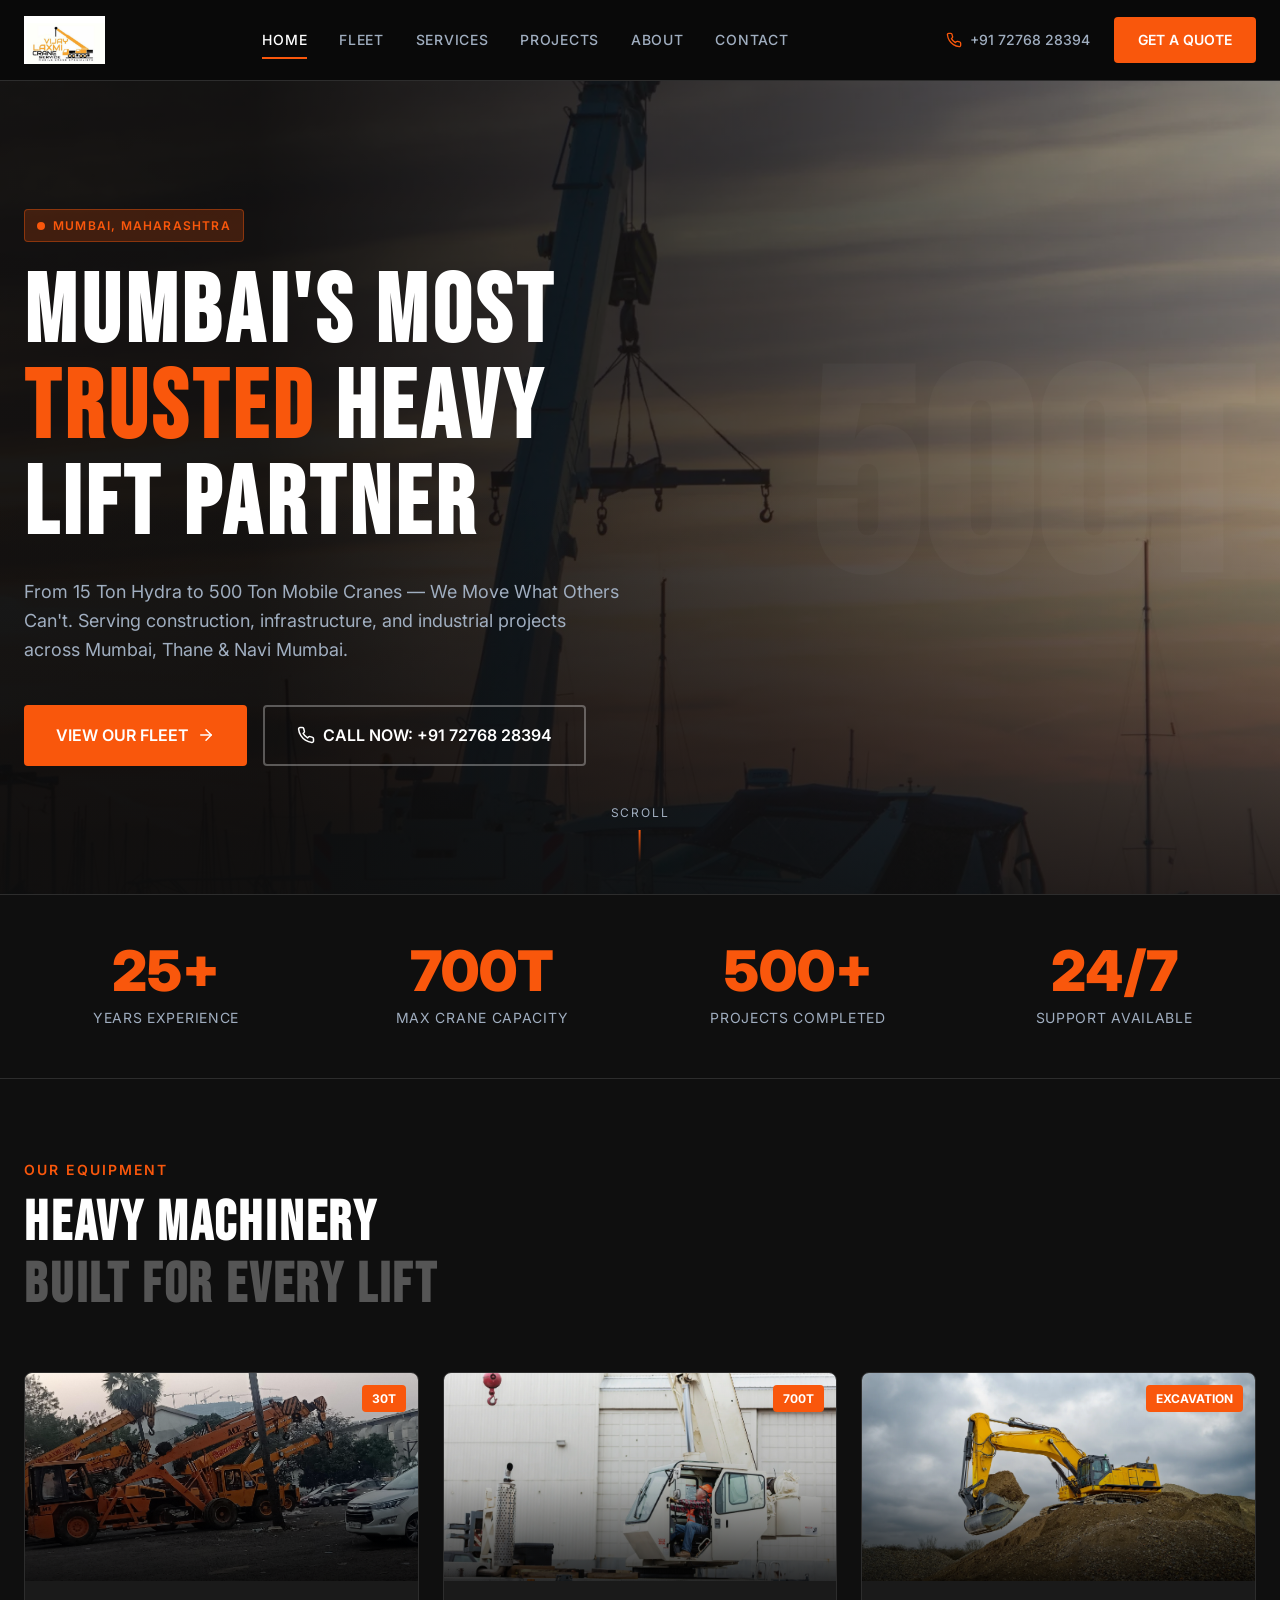
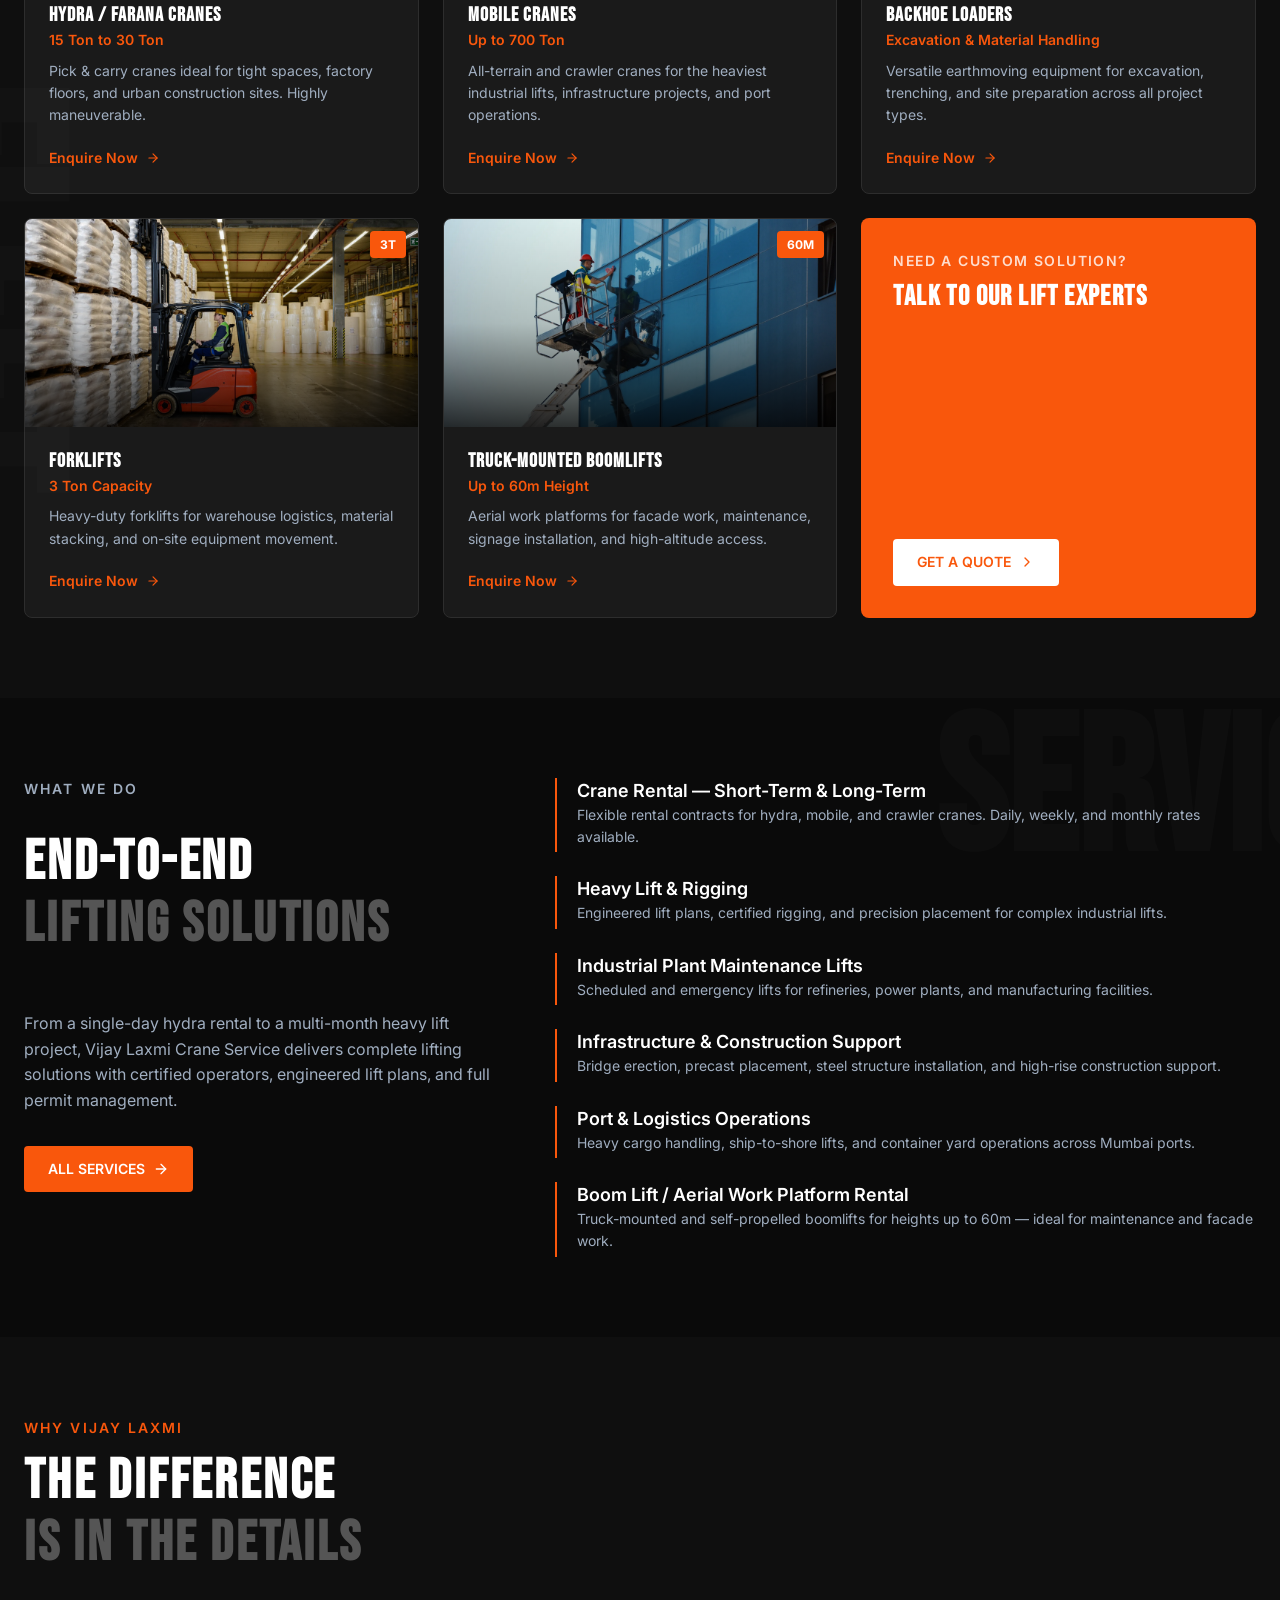
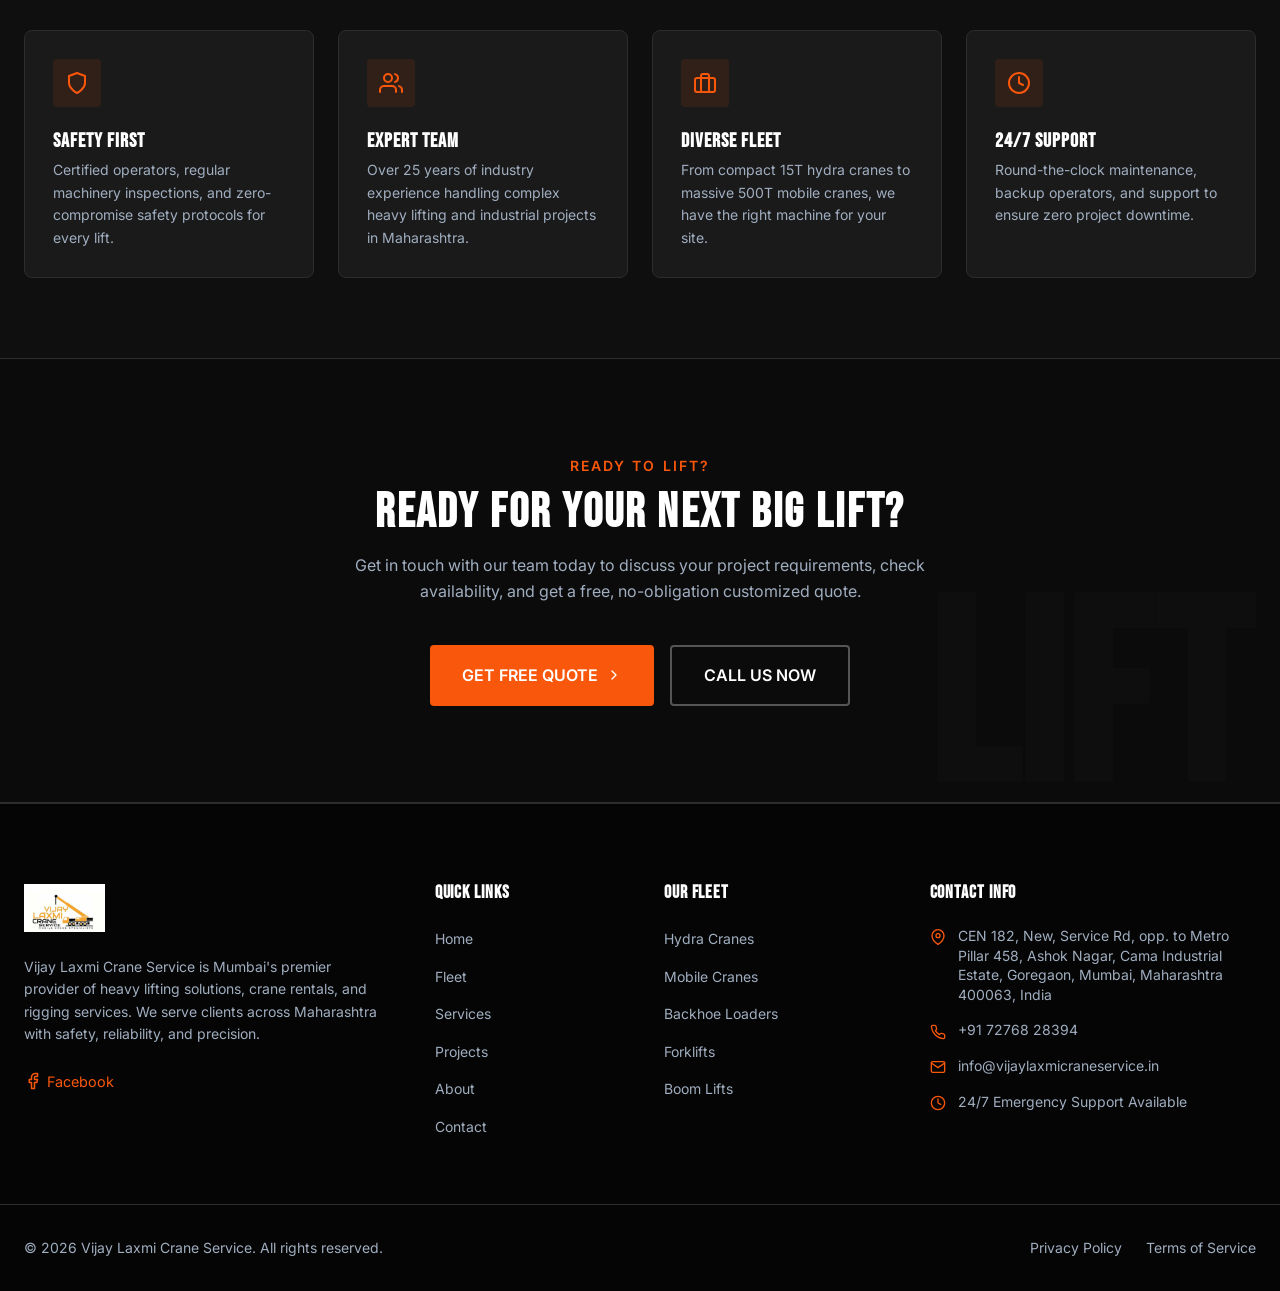
<file: index.html>
<!DOCTYPE html>
<html lang="en">
<head>
    <meta charset="UTF-8">
    <meta name="viewport" content="width=device-width, initial-scale=1.0">
    <title>Vijay Laxmi Crane Service — Heavy Lift & Crane Rental Mumbai</title>
    <meta name="description" content="Mumbai's most trusted crane rental company. Hydra cranes 15–30T, mobile cranes up to 500T, boomlifts up to 60m, forklifts & backhoe loaders. 24/7 service across Maharashtra.">
    <link rel="stylesheet" href="style.css?v=1.1">
</head>
<body>

    <!-- Header -->
    <header>
        <div class="container header-container">
            <a href="index.html" class="logo-link">
                <img src="images/horizontal.png" alt="Vijay Laxmi Crane Service Logo">
            </a>
            
            <nav class="nav-menu">
                <a href="index.html" class="nav-link active">Home</a>
                <a href="fleet.html" class="nav-link">Fleet</a>
                <a href="services.html" class="nav-link">Services</a>
                <a href="projects.html" class="nav-link">Projects</a>
                <a href="about.html" class="nav-link">About</a>
                <a href="contact.html" class="nav-link">Contact</a>
            </nav>

            <div class="header-actions">
                <a href="tel:+917276828394" class="phone-link">
                    <svg xmlns="http://www.w3.org/2000/svg" width="16" height="16" viewBox="0 0 24 24" fill="none" stroke="currentColor" stroke-width="2" stroke-linecap="round" stroke-linejoin="round">
                        <path d="M22 16.92v3a2 2 0 0 1-2.18 2 19.79 19.79 0 0 1-8.63-3.07 19.5 19.5 0 0 1-6-6 19.79 19.79 0 0 1-3.07-8.67A2 2 0 0 1 4.11 2h3a2 2 0 0 1 2 1.72 12.84 12.84 0 0 0 .7 2.81 2 2 0 0 1-.45 2.11L8.09 9.91a16 16 0 0 0 6 6l1.27-1.27a2 2 0 0 1 2.11-.45 12.84 12.84 0 0 0 2.81.7A2 2 0 0 1 22 16.92z"></path>
                    </svg>
                    <span>+91 72768 28394</span>
                </a>
                <a href="contact.html" class="btn btn-primary hidden-md">Get a Quote</a>
                <button class="menu-toggle" aria-label="Toggle menu">
                    <span></span>
                    <span></span>
                    <span></span>
                </button>
            </div>
        </div>
    </header>

    <!-- Mobile Drawer Nav -->
    <div class="mobile-nav">
        <a href="index.html" class="nav-link active">Home</a>
        <a href="fleet.html" class="nav-link">Fleet</a>
        <a href="services.html" class="nav-link">Services</a>
        <a href="projects.html" class="nav-link">Projects</a>
        <a href="about.html" class="nav-link">About</a>
        <a href="contact.html" class="nav-link">Contact</a>
        <a href="contact.html" class="btn btn-primary">Get a Quote</a>
        <a href="tel:+917276828394" class="phone-link">
            <svg xmlns="http://www.w3.org/2000/svg" width="16" height="16" viewBox="0 0 24 24" fill="none" stroke="currentColor" stroke-width="2" stroke-linecap="round" stroke-linejoin="round">
                <path d="M22 16.92v3a2 2 0 0 1-2.18 2 19.79 19.79 0 0 1-8.63-3.07 19.5 19.5 0 0 1-6-6 19.79 19.79 0 0 1-3.07-8.67A2 2 0 0 1 4.11 2h3a2 2 0 0 1 2 1.72 12.84 12.84 0 0 0 .7 2.81 2 2 0 0 1-.45 2.11L8.09 9.91a16 16 0 0 0 6 6l1.27-1.27a2 2 0 0 1 2.11-.45 12.84 12.84 0 0 0 2.81.7A2 2 0 0 1 22 16.92z"></path>
            </svg>
            <span>+91 72768 28394</span>
        </a>
    </div>

    <!-- Hero Section -->
    <section class="hero">
        <div class="hero-bg">
            <img src="images/2234737666.webp" alt="Large mobile crane at sunset in Mumbai harbor">
        </div>
        <div class="hero-overlay"></div>
        <div class="hero-overlay-bottom"></div>
        <div class="hero-watermark">500T</div>
        
        <div class="container">
            <div class="hero-content">
                <div class="hero-badge">
                    <span class="hero-badge-dot"></span>
                    <span class="hero-badge-text">Mumbai, Maharashtra</span>
                </div>
                <h1 class="hero-title">Mumbai's Most<br><span>Trusted</span> Heavy<br>Lift Partner</h1>
                <p class="hero-description">From 15 Ton Hydra to 500 Ton Mobile Cranes — We Move What Others Can't. Serving construction, infrastructure, and industrial projects across Mumbai, Thane & Navi Mumbai.</p>
                
                <div class="hero-actions">
                    <a href="fleet.html" class="btn btn-primary btn-large">
                        View Our Fleet
                        <svg xmlns="http://www.w3.org/2000/svg" width="18" height="18" viewBox="0 0 24 24" fill="none" stroke="currentColor" stroke-width="2" stroke-linecap="round" stroke-linejoin="round">
                            <line x1="5" y1="12" x2="19" y2="12"></line>
                            <polyline points="12 5 19 12 12 19"></polyline>
                        </svg>
                    </a>
                    <a href="tel:+917276828394" class="btn btn-outline btn-large">
                        <svg xmlns="http://www.w3.org/2000/svg" width="18" height="18" viewBox="0 0 24 24" fill="none" stroke="currentColor" stroke-width="2" stroke-linecap="round" stroke-linejoin="round">
                            <path d="M22 16.92v3a2 2 0 0 1-2.18 2 19.79 19.79 0 0 1-8.63-3.07 19.5 19.5 0 0 1-6-6 19.79 19.79 0 0 1-3.07-8.67A2 2 0 0 1 4.11 2h3a2 2 0 0 1 2 1.72 12.84 12.84 0 0 0 .7 2.81 2 2 0 0 1-.45 2.11L8.09 9.91a16 16 0 0 0 6 6l1.27-1.27a2 2 0 0 1 2.11-.45 12.84 12.84 0 0 0 2.81.7A2 2 0 0 1 22 16.92z"></path>
                        </svg>
                        Call Now: +91 72768 28394
                    </a>
                </div>
            </div>
        </div>

        <div class="scroll-indicator">
            <span>Scroll</span>
            <div class="scroll-line"></div>
        </div>
    </section>

    <!-- Stats Bar -->
    <section class="stats-section">
        <div class="container">
            <div class="stats-grid">
                <div class="stat-item">
                    <div class="stat-number">25+</div>
                    <div class="stat-label">Years Experience</div>
                </div>
                <div class="stat-item">
                    <div class="stat-number">700T</div>
                    <div class="stat-label">Max Crane Capacity</div>
                </div>
                <div class="stat-item">
                    <div class="stat-number">500+</div>
                    <div class="stat-label">Projects Completed</div>
                </div>
                <div class="stat-item">
                    <div class="stat-number">24/7</div>
                    <div class="stat-label">Support Available</div>
                </div>
            </div>
        </div>
    </section>

    <!-- Heavy Machinery Fleet -->
    <section>
        <div class="fleet-watermark">FLEET</div>
        <div class="container">
            <div class="mb-14">
                <p class="section-subtitle">Our Equipment</p>
                <h2 class="section-title">Heavy Machinery<br><span>Built for Every Lift</span></h2>
            </div>

            <div class="fleet-grid">
                <!-- Card 1: Hydra -->
                <div class="fleet-card">
                    <div class="card-img-container">
                        <img src="images/hydra-crane.jpeg" alt="Hydra Crane Fleet Vijay Laxmi">
                        <div class="card-overlay"></div>
                        <div class="card-badge">30T</div>
                    </div>
                    <div class="card-content">
                        <h3 class="card-title">Hydra / Farana Cranes</h3>
                        <p class="card-subtitle">15 Ton to 30 Ton</p>
                        <p class="card-description">Pick & carry cranes ideal for tight spaces, factory floors, and urban construction sites. Highly maneuverable.</p>
                        <a href="#" class="card-link">
                            Enquire Now
                            <svg xmlns="http://www.w3.org/2000/svg" width="14" height="14" viewBox="0 0 24 24" fill="none" stroke="currentColor" stroke-width="2" stroke-linecap="round" stroke-linejoin="round">
                                <line x1="5" y1="12" x2="19" y2="12"></line>
                                <polyline points="12 5 19 12 12 19"></polyline>
                            </svg>
                        </a>
                    </div>
                </div>

                <!-- Card 2: Mobile Cranes -->
                <div class="fleet-card">
                    <div class="card-img-container">
                        <img src="images/1455754923.webp" alt="Mobile Cranes heavy lift">
                        <div class="card-overlay"></div>
                        <div class="card-badge">700T</div>
                    </div>
                    <div class="card-content">
                        <h3 class="card-title">Mobile Cranes</h3>
                        <p class="card-subtitle">Up to 700 Ton</p>
                        <p class="card-description">All-terrain and crawler cranes for the heaviest industrial lifts, infrastructure projects, and port operations.</p>
                        <a href="#" class="card-link">
                            Enquire Now
                            <svg xmlns="http://www.w3.org/2000/svg" width="14" height="14" viewBox="0 0 24 24" fill="none" stroke="currentColor" stroke-width="2" stroke-linecap="round" stroke-linejoin="round">
                                <line x1="5" y1="12" x2="19" y2="12"></line>
                                <polyline points="12 5 19 12 12 19"></polyline>
                            </svg>
                        </a>
                    </div>
                </div>

                <!-- Card 3: Excavators -->
                <div class="fleet-card">
                    <div class="card-img-container">
                        <img src="images/1322051683.webp" alt="Yellow Backhoe Loader excavator">
                        <div class="card-overlay"></div>
                        <div class="card-badge">EXCAVATION</div>
                    </div>
                    <div class="card-content">
                        <h3 class="card-title">Backhoe Loaders</h3>
                        <p class="card-subtitle">Excavation & Material Handling</p>
                        <p class="card-description">Versatile earthmoving equipment for excavation, trenching, and site preparation across all project types.</p>
                        <a href="#" class="card-link">
                            Enquire Now
                            <svg xmlns="http://www.w3.org/2000/svg" width="14" height="14" viewBox="0 0 24 24" fill="none" stroke="currentColor" stroke-width="2" stroke-linecap="round" stroke-linejoin="round">
                                <line x1="5" y1="12" x2="19" y2="12"></line>
                                <polyline points="12 5 19 12 12 19"></polyline>
                            </svg>
                        </a>
                    </div>
                </div>

                <!-- Card 4: Forklifts -->
                <div class="fleet-card">
                    <div class="card-img-container">
                        <img src="images/2244003285.webp" alt="Red Forklift warehouse loading">
                        <div class="card-overlay"></div>
                        <div class="card-badge">3T</div>
                    </div>
                    <div class="card-content">
                        <h3 class="card-title">Forklifts</h3>
                        <p class="card-subtitle">3 Ton Capacity</p>
                        <p class="card-description">Heavy-duty forklifts for warehouse logistics, material stacking, and on-site equipment movement.</p>
                        <a href="#" class="card-link">
                            Enquire Now
                            <svg xmlns="http://www.w3.org/2000/svg" width="14" height="14" viewBox="0 0 24 24" fill="none" stroke="currentColor" stroke-width="2" stroke-linecap="round" stroke-linejoin="round">
                                <line x1="5" y1="12" x2="19" y2="12"></line>
                                <polyline points="12 5 19 12 12 19"></polyline>
                            </svg>
                        </a>
                    </div>
                </div>

                <!-- Card 5: Boom lifts -->
                <div class="fleet-card">
                    <div class="card-img-container">
                        <img src="images/1399143321.webp" alt="Boom lift building maintenance facade cleaning">
                        <div class="card-overlay"></div>
                        <div class="card-badge">60M</div>
                    </div>
                    <div class="card-content">
                        <h3 class="card-title">Truck-Mounted Boomlifts</h3>
                        <p class="card-subtitle">Up to 60m Height</p>
                        <p class="card-description">Aerial work platforms for facade work, maintenance, signage installation, and high-altitude access.</p>
                        <a href="#" class="card-link">
                            Enquire Now
                            <svg xmlns="http://www.w3.org/2000/svg" width="14" height="14" viewBox="0 0 24 24" fill="none" stroke="currentColor" stroke-width="2" stroke-linecap="round" stroke-linejoin="round">
                                <line x1="5" y1="12" x2="19" y2="12"></line>
                                <polyline points="12 5 19 12 12 19"></polyline>
                            </svg>
                        </a>
                    </div>
                </div>

                <!-- Card 6: CTA Card -->
                <div class="expert-card">
                    <div>
                        <p class="expert-subtitle">Need a Custom Solution?</p>
                        <h3 class="expert-title">Talk to Our Lift Experts</h3>
                    </div>
                    <a href="contact.html" class="btn expert-btn">
                        Get a Quote
                        <svg xmlns="http://www.w3.org/2000/svg" width="16" height="16" viewBox="0 0 24 24" fill="none" stroke="currentColor" stroke-width="2" stroke-linecap="round" stroke-linejoin="round">
                            <polyline points="9 18 15 12 9 6"></polyline>
                        </svg>
                    </a>
                </div>
            </div>
        </div>
    </section>

    <!-- Services Section -->
    <section style="background-color: #0a0a0a;">
        <div class="services-watermark">SERVICE</div>
        <div class="container">
            <div class="services-layout">
                <div class="services-left">
                    <p class="section-subtitle">What We Do</p>
                    <h2 class="section-title">End-to-End<br><span>Lifting Solutions</span></h2>
                    <p>From a single-day hydra rental to a multi-month heavy lift project, Vijay Laxmi Crane Service delivers complete lifting solutions with certified operators, engineered lift plans, and full permit management.</p>
                    <a href="services.html" class="btn btn-primary">
                        All Services
                        <svg xmlns="http://www.w3.org/2000/svg" width="16" height="16" viewBox="0 0 24 24" fill="none" stroke="currentColor" stroke-width="2" stroke-linecap="round" stroke-linejoin="round">
                            <line x1="5" y1="12" x2="19" y2="12"></line>
                            <polyline points="12 5 19 12 12 19"></polyline>
                        </svg>
                    </a>
                </div>

                <div class="services-list">
                    <div class="services-item">
                        <h4>Crane Rental — Short-Term & Long-Term</h4>
                        <p>Flexible rental contracts for hydra, mobile, and crawler cranes. Daily, weekly, and monthly rates available.</p>
                    </div>
                    <div class="services-item">
                        <h4>Heavy Lift & Rigging</h4>
                        <p>Engineered lift plans, certified rigging, and precision placement for complex industrial lifts.</p>
                    </div>
                    <div class="services-item">
                        <h4>Industrial Plant Maintenance Lifts</h4>
                        <p>Scheduled and emergency lifts for refineries, power plants, and manufacturing facilities.</p>
                    </div>
                    <div class="services-item">
                        <h4>Infrastructure & Construction Support</h4>
                        <p>Bridge erection, precast placement, steel structure installation, and high-rise construction support.</p>
                    </div>
                    <div class="services-item">
                        <h4>Port & Logistics Operations</h4>
                        <p>Heavy cargo handling, ship-to-shore lifts, and container yard operations across Mumbai ports.</p>
                    </div>
                    <div class="services-item">
                        <h4>Boom Lift / Aerial Work Platform Rental</h4>
                        <p>Truck-mounted and self-propelled boomlifts for heights up to 60m — ideal for maintenance and facade work.</p>
                    </div>
                </div>
            </div>
        </div>
    </section>

    <!-- Why Choose Us -->
    <section>
        <div class="container">
            <div class="text-center mb-14">
                <p class="section-subtitle">Why Vijay Laxmi</p>
                <h2 class="section-title">The Difference<br><span>Is in the Details</span></h2>
            </div>

            <div class="why-grid">
                <div class="why-card">
                    <div class="why-icon">
                        <svg xmlns="http://www.w3.org/2000/svg" width="24" height="24" viewBox="0 0 24 24" fill="none" stroke="currentColor" stroke-width="2" stroke-linecap="round" stroke-linejoin="round">
                            <path d="M12 22s8-4 8-10V5l-8-3-8 3v7c0 6 8 10 8 10z"></path>
                        </svg>
                    </div>
                    <h3 class="why-title">Safety First</h3>
                    <p class="why-description">Certified operators, regular machinery inspections, and zero-compromise safety protocols for every lift.</p>
                </div>

                <div class="why-card">
                    <div class="why-icon">
                        <svg xmlns="http://www.w3.org/2000/svg" width="24" height="24" viewBox="0 0 24 24" fill="none" stroke="currentColor" stroke-width="2" stroke-linecap="round" stroke-linejoin="round">
                            <path d="M17 21v-2a4 4 0 0 0-4-4H5a4 4 0 0 0-4 4v2"></path>
                            <circle cx="9" cy="7" r="4"></circle>
                            <path d="M23 21v-2a4 4 0 0 0-3-3.87"></path>
                            <path d="M16 3.13a4 4 0 0 1 0 7.75"></path>
                        </svg>
                    </div>
                    <h3 class="why-title">Expert Team</h3>
                    <p class="why-description">Over 25 years of industry experience handling complex heavy lifting and industrial projects in Maharashtra.</p>
                </div>

                <div class="why-card">
                    <div class="why-icon">
                        <svg xmlns="http://www.w3.org/2000/svg" width="24" height="24" viewBox="0 0 24 24" fill="none" stroke="currentColor" stroke-width="2" stroke-linecap="round" stroke-linejoin="round">
                            <rect x="2" y="7" width="20" height="14" rx="2" ry="2"></rect>
                            <path d="M16 21V5a2 2 0 0 0-2-2h-4a2 2 0 0 0-2 2v16"></path>
                        </svg>
                    </div>
                    <h3 class="why-title">Diverse Fleet</h3>
                    <p class="why-description">From compact 15T hydra cranes to massive 500T mobile cranes, we have the right machine for your site.</p>
                </div>

                <div class="why-card">
                    <div class="why-icon">
                        <svg xmlns="http://www.w3.org/2000/svg" width="24" height="24" viewBox="0 0 24 24" fill="none" stroke="currentColor" stroke-width="2" stroke-linecap="round" stroke-linejoin="round">
                            <circle cx="12" cy="12" r="10"></circle>
                            <polyline points="12 6 12 12 16 14"></polyline>
                        </svg>
                    </div>
                    <h3 class="why-title">24/7 Support</h3>
                    <p class="why-description">Round-the-clock maintenance, backup operators, and support to ensure zero project downtime.</p>
                </div>
            </div>
        </div>
    </section>

    <!-- Ready for next big lift? -->
    <section class="cta-banner">
        <div class="cta-watermark">LIFT</div>
        <div class="cta-container container">
            <p class="cta-subtitle">Ready To Lift?</p>
            <h2 class="cta-title">Ready for Your Next Big Lift?</h2>
            <p class="cta-text">Get in touch with our team today to discuss your project requirements, check availability, and get a free, no-obligation customized quote.</p>
            <div class="cta-buttons">
                <a href="contact.html" class="btn btn-primary btn-large">
                    Get Free Quote
                    <svg xmlns="http://www.w3.org/2000/svg" width="16" height="16" viewBox="0 0 24 24" fill="none" stroke="currentColor" stroke-width="2" stroke-linecap="round" stroke-linejoin="round">
                        <polyline points="9 18 15 12 9 6"></polyline>
                    </svg>
                </a>
                <a href="tel:+917276828394" class="btn btn-outline btn-large">
                    Call Us Now
                </a>
            </div>
        </div>
    </section>

    <!-- Footer -->
    <footer>
        <div class="container footer-grid">
            <div class="footer-col footer-col-about">
                <img src="images/horizontal.png" alt="Vijay Laxmi Crane Service">
                <p class="footer-about-text">Vijay Laxmi Crane Service is Mumbai's premier provider of heavy lifting solutions, crane rentals, and rigging services. We serve clients across Maharashtra with safety, reliability, and precision.</p>
                <div class="footer-social" style="margin-top: 1rem; display: flex; gap: 10px;">
                    <a href="https://www.facebook.com/vijaylaxmicrane/" target="_blank" style="color: var(--primary-color); display: flex; align-items: center; gap: 5px; font-size: 0.9rem; text-decoration: none;">
                        <svg xmlns="http://www.w3.org/2000/svg" width="18" height="18" viewBox="0 0 24 24" fill="none" stroke="currentColor" stroke-width="2" stroke-linecap="round" stroke-linejoin="round" style="vertical-align: middle;">
                            <path d="M18 2h-3a5 5 0 0 0-5 5v3H7v4h3v8h4v-8h3l1-4h-4V7a1 1 0 0 1 1-1h3z"></path>
                        </svg>
                        <span>Facebook</span>
                    </a>
                </div>
            </div>
            
            <div class="footer-col">
                <h5>Quick Links</h5>
                <ul class="footer-links">
                    <li><a href="index.html">Home</a></li>
                    <li><a href="fleet.html">Fleet</a></li>
                    <li><a href="services.html">Services</a></li>
                    <li><a href="projects.html">Projects</a></li>
                    <li><a href="about.html">About</a></li>
                    <li><a href="contact.html">Contact</a></li>
                </ul>
            </div>

            <div class="footer-col">
                <h5>Our Fleet</h5>
                <ul class="footer-links">
                    <li><a href="fleet.html">Hydra Cranes</a></li>
                    <li><a href="fleet.html">Mobile Cranes</a></li>
                    <li><a href="fleet.html">Backhoe Loaders</a></li>
                    <li><a href="fleet.html">Forklifts</a></li>
                    <li><a href="fleet.html">Boom Lifts</a></li>
                </ul>
            </div>

            <div class="footer-col">
                <h5>Contact Info</h5>
                <div class="footer-contact-info">
                    <div class="contact-info-item">
                        <svg xmlns="http://www.w3.org/2000/svg" width="16" height="16" viewBox="0 0 24 24" fill="none" stroke="currentColor" stroke-width="2" stroke-linecap="round" stroke-linejoin="round">
                            <path d="M21 10c0 7-9 13-9 13s-9-6-9-13a9 9 0 0 1 18 0z"></path>
                            <circle cx="12" cy="10" r="3"></circle>
                        </svg>
                        <span>CEN 182, New, Service Rd, opp. to Metro Pillar 458, Ashok Nagar, Cama Industrial Estate, Goregaon, Mumbai, Maharashtra 400063, India</span>
                    </div>
                    <div class="contact-info-item">
                        <svg xmlns="http://www.w3.org/2000/svg" width="16" height="16" viewBox="0 0 24 24" fill="none" stroke="currentColor" stroke-width="2" stroke-linecap="round" stroke-linejoin="round">
                            <path d="M22 16.92v3a2 2 0 0 1-2.18 2 19.79 19.79 0 0 1-8.63-3.07 19.5 19.5 0 0 1-6-6 19.79 19.79 0 0 1-3.07-8.67A2 2 0 0 1 4.11 2h3a2 2 0 0 1 2 1.72 12.84 12.84 0 0 0 .7 2.81 2 2 0 0 1-.45 2.11L8.09 9.91a16 16 0 0 0 6 6l1.27-1.27a2 2 0 0 1 2.11-.45 12.84 12.84 0 0 0 2.81.7A2 2 0 0 1 22 16.92z"></path>
                        </svg>
                        <span>
                            <a href="tel:+917276828394">+91 72768 28394</a>
                        </span>
                    </div>
                    <div class="contact-info-item">
                        <svg xmlns="http://www.w3.org/2000/svg" width="16" height="16" viewBox="0 0 24 24" fill="none" stroke="currentColor" stroke-width="2" stroke-linecap="round" stroke-linejoin="round">
                            <path d="M4 4h16c1.1 0 2 .9 2 2v12c0 1.1-.9 2-2 2H4c-1.1 0-2-.9-2-2V6c0-1.1.9-2 2-2z"></path>
                            <polyline points="22,6 12,13 2,6"></polyline>
                        </svg>
                        <span><a href="mailto:info@vijaylaxmicraneservice.in">info@vijaylaxmicraneservice.in</a></span>
                    </div>
                    <div class="contact-info-item">
                        <svg xmlns="http://www.w3.org/2000/svg" width="16" height="16" viewBox="0 0 24 24" fill="none" stroke="currentColor" stroke-width="2" stroke-linecap="round" stroke-linejoin="round">
                            <circle cx="12" cy="12" r="10"></circle>
                            <polyline points="12 6 12 12 16 14"></polyline>
                        </svg>
                        <span>24/7 Emergency Support Available</span>
                    </div>
                </div>
            </div>
        </div>

        <div class="container footer-bottom">
            <div class="copyright">
                &copy; 2026 Vijay Laxmi Crane Service. All rights reserved.
            </div>
            <div class="footer-legal-links">
                <a href="#">Privacy Policy</a>
                <a href="#">Terms of Service</a>
            </div>
        </div>
    </footer>

    <!-- Enquire Modal Popup -->
    <div class="modal">
        <div class="modal-content">
            <button class="close-modal">&times;</button>
            <h3 class="modal-title" style="margin-bottom: 0.5rem; font-size: 1.75rem;">Enquiry Form</h3>
            <p style="color: var(--muted-foreground); font-size: 0.875rem; margin-bottom: 1.5rem;">Please fill out this form and we'll get back to you with custom pricing shortly.</p>
            
            <form>
                <input type="hidden" name="subject" id="enquiry-subject" value="General Enquiry">
                <div class="form-group">
                    <label for="modal-name">Your Name</label>
                    <input type="text" id="modal-name" name="name" class="form-control" placeholder="Enter your full name" required>
                </div>
                <div class="form-group">
                    <label for="modal-phone">Phone Number</label>
                    <input type="tel" id="modal-phone" name="phone" class="form-control" placeholder="Enter mobile number" required>
                </div>
                <div class="form-group">
                    <label for="modal-email">Email Address (Optional)</label>
                    <input type="email" id="modal-email" name="email" class="form-control" placeholder="Enter email address">
                </div>
                <div class="form-group">
                    <label for="modal-message">Requirements</label>
                    <textarea id="modal-message" name="message" class="form-control" placeholder="Specify rental duration, capacity needed, and location..." required></textarea>
                </div>
                <button type="submit" class="btn btn-primary" style="width: 100%; margin-top: 1rem;">Send Enquiry</button>
            </form>
        </div>
    </div>

    <script src="main.js"></script>
</body>
</html>
</file>
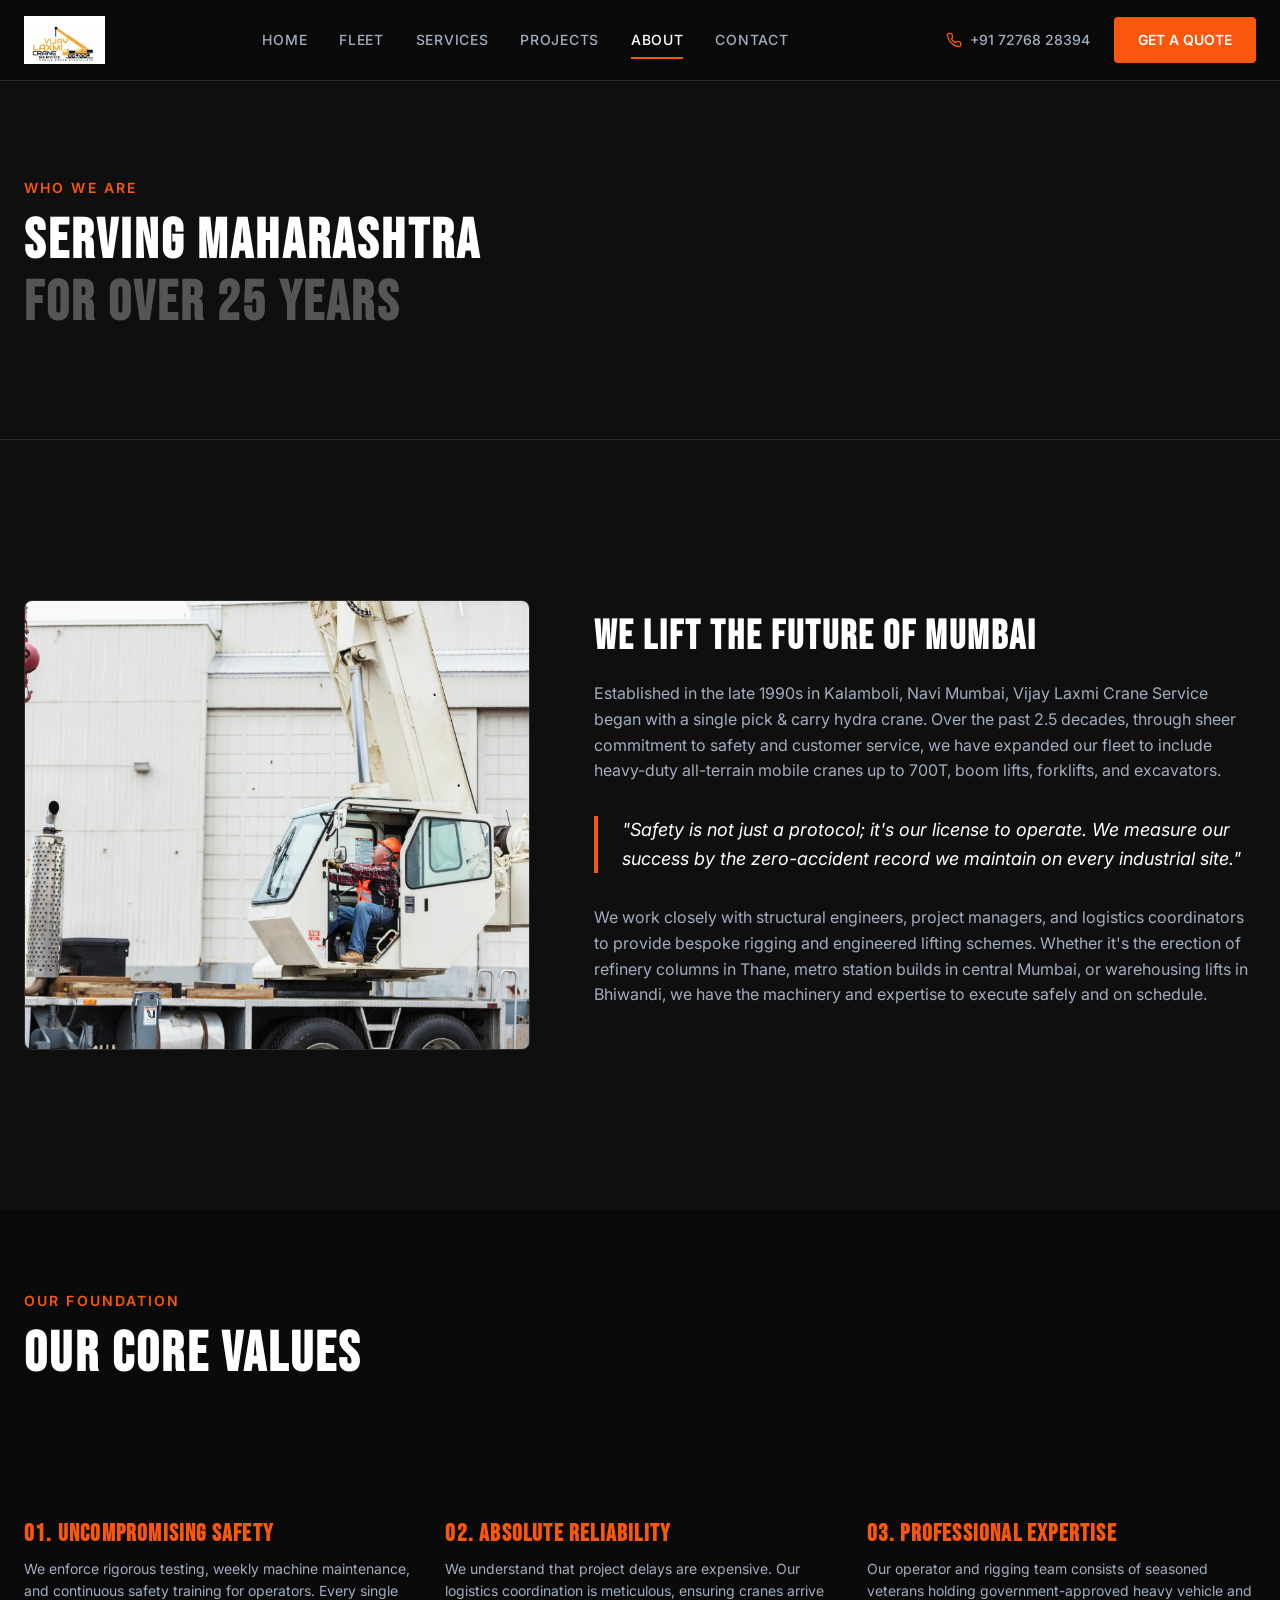
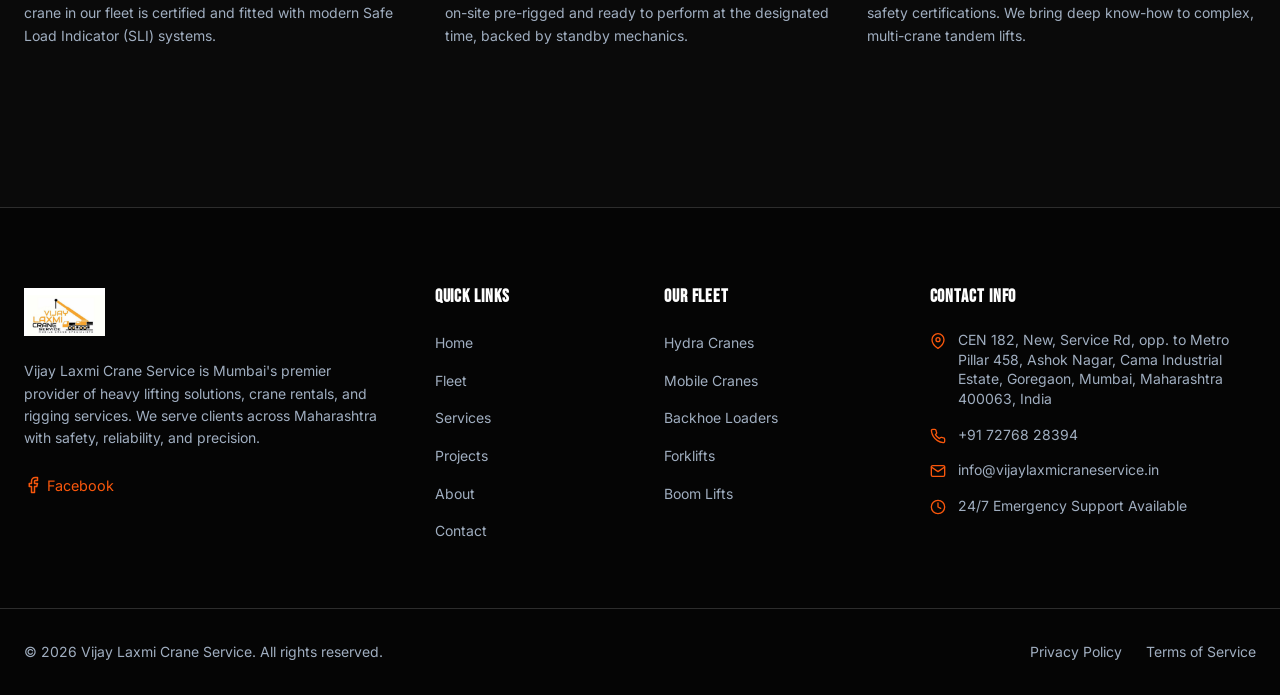
<file: about.html>
<!DOCTYPE html>
<html lang="en">
<head>
    <meta charset="UTF-8">
    <meta name="viewport" content="width=device-width, initial-scale=1.0">
    <title>About Us — Vijay Laxmi Crane Service Mumbai</title>
    <meta name="description" content="Learn more about Vijay Laxmi Crane Service. Serving Mumbai & Maharashtra with premium crane hire and rigging solutions for over 25 years.">
    <link rel="stylesheet" href="style.css?v=1.1">
</head>
<body>

    <!-- Header -->
    <header>
        <div class="container header-container">
            <a href="index.html" class="logo-link">
                <img src="images/horizontal.png" alt="Vijay Laxmi Crane Service Logo">
            </a>
            
            <nav class="nav-menu">
                <a href="index.html" class="nav-link">Home</a>
                <a href="fleet.html" class="nav-link">Fleet</a>
                <a href="services.html" class="nav-link">Services</a>
                <a href="projects.html" class="nav-link">Projects</a>
                <a href="about.html" class="nav-link active">About</a>
                <a href="contact.html" class="nav-link">Contact</a>
            </nav>

            <div class="header-actions">
                <a href="tel:+917276828394" class="phone-link">
                    <svg xmlns="http://www.w3.org/2000/svg" width="16" height="16" viewBox="0 0 24 24" fill="none" stroke="currentColor" stroke-width="2" stroke-linecap="round" stroke-linejoin="round">
                        <path d="M22 16.92v3a2 2 0 0 1-2.18 2 19.79 19.79 0 0 1-8.63-3.07 19.5 19.5 0 0 1-6-6 19.79 19.79 0 0 1-3.07-8.67A2 2 0 0 1 4.11 2h3a2 2 0 0 1 2 1.72 12.84 12.84 0 0 0 .7 2.81 2 2 0 0 1-.45 2.11L8.09 9.91a16 16 0 0 0 6 6l1.27-1.27a2 2 0 0 1 2.11-.45 12.84 12.84 0 0 0 2.81.7A2 2 0 0 1 22 16.92z"></path>
                    </svg>
                    <span>+91 72768 28394</span>
                </a>
                <a href="contact.html" class="btn btn-primary hidden-md">Get a Quote</a>
                <button class="menu-toggle" aria-label="Toggle menu">
                    <span></span>
                    <span></span>
                    <span></span>
                </button>
            </div>
        </div>
    </header>

    <!-- Mobile Drawer Nav -->
    <div class="mobile-nav">
        <a href="index.html" class="nav-link">Home</a>
        <a href="fleet.html" class="nav-link">Fleet</a>
        <a href="services.html" class="nav-link">Services</a>
        <a href="projects.html" class="nav-link">Projects</a>
        <a href="about.html" class="nav-link active">About</a>
        <a href="contact.html" class="nav-link">Contact</a>
        <a href="contact.html" class="btn btn-primary">Get a Quote</a>
        <a href="tel:+917276828394" class="phone-link">
            <svg xmlns="http://www.w3.org/2000/svg" width="16" height="16" viewBox="0 0 24 24" fill="none" stroke="currentColor" stroke-width="2" stroke-linecap="round" stroke-linejoin="round">
                <path d="M22 16.92v3a2 2 0 0 1-2.18 2 19.79 19.79 0 0 1-8.63-3.07 19.5 19.5 0 0 1-6-6 19.79 19.79 0 0 1-3.07-8.67A2 2 0 0 1 4.11 2h3a2 2 0 0 1 2 1.72 12.84 12.84 0 0 0 .7 2.81 2 2 0 0 1-.45 2.11L8.09 9.91a16 16 0 0 0 6 6l1.27-1.27a2 2 0 0 1 2.11-.45 12.84 12.84 0 0 0 2.81.7A2 2 0 0 1 22 16.92z"></path>
            </svg>
            <span>+91 72768 28394</span>
        </a>
    </div>

    <!-- About Hero Section -->
    <section class="fleet-hero">
        <div class="container">
            <p class="section-subtitle">Who We Are</p>
            <h1 class="section-title">Serving Maharashtra<br><span>For Over 25 Years</span></h1>
        </div>
    </section>

    <!-- About Grid -->
    <section>
        <div class="container">
            <div class="about-grid">
                <div class="about-img-frame">
                    <img src="images/1455754923.webp" alt="Vijay Laxmi mobile crane in action">
                </div>
                <div class="about-info">
                    <h3>We Lift the Future of Mumbai</h3>
                    <p>Established in the late 1990s in Kalamboli, Navi Mumbai, Vijay Laxmi Crane Service began with a single pick & carry hydra crane. Over the past 2.5 decades, through sheer commitment to safety and customer service, we have expanded our fleet to include heavy-duty all-terrain mobile cranes up to 700T, boom lifts, forklifts, and excavators.</p>
                    
                    <blockquote>
                        "Safety is not just a protocol; it's our license to operate. We measure our success by the zero-accident record we maintain on every industrial site."
                    </blockquote>
                    
                    <p>We work closely with structural engineers, project managers, and logistics coordinators to provide bespoke rigging and engineered lifting schemes. Whether it's the erection of refinery columns in Thane, metro station builds in central Mumbai, or warehousing lifts in Bhiwandi, we have the machinery and expertise to execute safely and on schedule.</p>
                </div>
            </div>
        </div>
    </section>

    <!-- Core Values Section -->
    <section style="background-color: #0a0a0a;">
        <div class="container">
            <div class="text-center mb-14">
                <p class="section-subtitle">Our Foundation</p>
                <h2 class="section-title">Our Core Values</h2>
            </div>
            
            <div class="values-grid">
                <!-- Value 1 -->
                <div class="value-item">
                    <h4 class="text-primary">01. Uncompromising Safety</h4>
                    <p>We enforce rigorous testing, weekly machine maintenance, and continuous safety training for operators. Every single crane in our fleet is certified and fitted with modern Safe Load Indicator (SLI) systems.</p>
                </div>
                <!-- Value 2 -->
                <div class="value-item">
                    <h4 class="text-primary">02. absolute reliability</h4>
                    <p>We understand that project delays are expensive. Our logistics coordination is meticulous, ensuring cranes arrive on-site pre-rigged and ready to perform at the designated time, backed by standby mechanics.</p>
                </div>
                <!-- Value 3 -->
                <div class="value-item">
                    <h4 class="text-primary">03. Professional Expertise</h4>
                    <p>Our operator and rigging team consists of seasoned veterans holding government-approved heavy vehicle and safety certifications. We bring deep know-how to complex, multi-crane tandem lifts.</p>
                </div>
            </div>
        </div>
    </section>

    <!-- Footer -->
    <footer>
        <div class="container footer-grid">
            <div class="footer-col footer-col-about">
                <img src="images/horizontal.png" alt="Vijay Laxmi Crane Service">
                <p class="footer-about-text">Vijay Laxmi Crane Service is Mumbai's premier provider of heavy lifting solutions, crane rentals, and rigging services. We serve clients across Maharashtra with safety, reliability, and precision.</p>
                <div class="footer-social" style="margin-top: 1rem; display: flex; gap: 10px;">
                    <a href="https://www.facebook.com/vijaylaxmicrane/" target="_blank" style="color: var(--primary-color); display: flex; align-items: center; gap: 5px; font-size: 0.9rem; text-decoration: none;">
                        <svg xmlns="http://www.w3.org/2000/svg" width="18" height="18" viewBox="0 0 24 24" fill="none" stroke="currentColor" stroke-width="2" stroke-linecap="round" stroke-linejoin="round" style="vertical-align: middle;">
                            <path d="M18 2h-3a5 5 0 0 0-5 5v3H7v4h3v8h4v-8h3l1-4h-4V7a1 1 0 0 1 1-1h3z"></path>
                        </svg>
                        <span>Facebook</span>
                    </a>
                </div>
            </div>
            
            <div class="footer-col">
                <h5>Quick Links</h5>
                <ul class="footer-links">
                    <li><a href="index.html">Home</a></li>
                    <li><a href="fleet.html">Fleet</a></li>
                    <li><a href="services.html">Services</a></li>
                    <li><a href="projects.html">Projects</a></li>
                    <li><a href="about.html">About</a></li>
                    <li><a href="contact.html">Contact</a></li>
                </ul>
            </div>

            <div class="footer-col">
                <h5>Our Fleet</h5>
                <ul class="footer-links">
                    <li><a href="fleet.html">Hydra Cranes</a></li>
                    <li><a href="fleet.html">Mobile Cranes</a></li>
                    <li><a href="fleet.html">Backhoe Loaders</a></li>
                    <li><a href="fleet.html">Forklifts</a></li>
                    <li><a href="fleet.html">Boom Lifts</a></li>
                </ul>
            </div>

            <div class="footer-col">
                <h5>Contact Info</h5>
                <div class="footer-contact-info">
                    <div class="contact-info-item">
                        <svg xmlns="http://www.w3.org/2000/svg" width="16" height="16" viewBox="0 0 24 24" fill="none" stroke="currentColor" stroke-width="2" stroke-linecap="round" stroke-linejoin="round">
                            <path d="M21 10c0 7-9 13-9 13s-9-6-9-13a9 9 0 0 1 18 0z"></path>
                            <circle cx="12" cy="10" r="3"></circle>
                        </svg>
                        <span>CEN 182, New, Service Rd, opp. to Metro Pillar 458, Ashok Nagar, Cama Industrial Estate, Goregaon, Mumbai, Maharashtra 400063, India</span>
                    </div>
                    <div class="contact-info-item">
                        <svg xmlns="http://www.w3.org/2000/svg" width="16" height="16" viewBox="0 0 24 24" fill="none" stroke="currentColor" stroke-width="2" stroke-linecap="round" stroke-linejoin="round">
                            <path d="M22 16.92v3a2 2 0 0 1-2.18 2 19.79 19.79 0 0 1-8.63-3.07 19.5 19.5 0 0 1-6-6 19.79 19.79 0 0 1-3.07-8.67A2 2 0 0 1 4.11 2h3a2 2 0 0 1 2 1.72 12.84 12.84 0 0 0 .7 2.81 2 2 0 0 1-.45 2.11L8.09 9.91a16 16 0 0 0 6 6l1.27-1.27a2 2 0 0 1 2.11-.45 12.84 12.84 0 0 0 2.81.7A2 2 0 0 1 22 16.92z"></path>
                        </svg>
                        <span>
                            <a href="tel:+917276828394">+91 72768 28394</a>
                        </span>
                    </div>
                    <div class="contact-info-item">
                        <svg xmlns="http://www.w3.org/2000/svg" width="16" height="16" viewBox="0 0 24 24" fill="none" stroke="currentColor" stroke-width="2" stroke-linecap="round" stroke-linejoin="round">
                            <path d="M4 4h16c1.1 0 2 .9 2 2v12c0 1.1-.9 2-2 2H4c-1.1 0-2-.9-2-2V6c0-1.1.9-2 2-2z"></path>
                            <polyline points="22,6 12,13 2,6"></polyline>
                        </svg>
                        <span><a href="mailto:info@vijaylaxmicraneservice.in">info@vijaylaxmicraneservice.in</a></span>
                    </div>
                    <div class="contact-info-item">
                        <svg xmlns="http://www.w3.org/2000/svg" width="16" height="16" viewBox="0 0 24 24" fill="none" stroke="currentColor" stroke-width="2" stroke-linecap="round" stroke-linejoin="round">
                            <circle cx="12" cy="12" r="10"></circle>
                            <polyline points="12 6 12 12 16 14"></polyline>
                        </svg>
                        <span>24/7 Emergency Support Available</span>
                    </div>
                </div>
            </div>
        </div>

        <div class="container footer-bottom">
            <div class="copyright">
                &copy; 2026 Vijay Laxmi Crane Service. All rights reserved.
            </div>
            <div class="footer-legal-links">
                <a href="#">Privacy Policy</a>
                <a href="#">Terms of Service</a>
            </div>
        </div>
    </footer>

    <script src="main.js"></script>
</body>
</html>
</file>
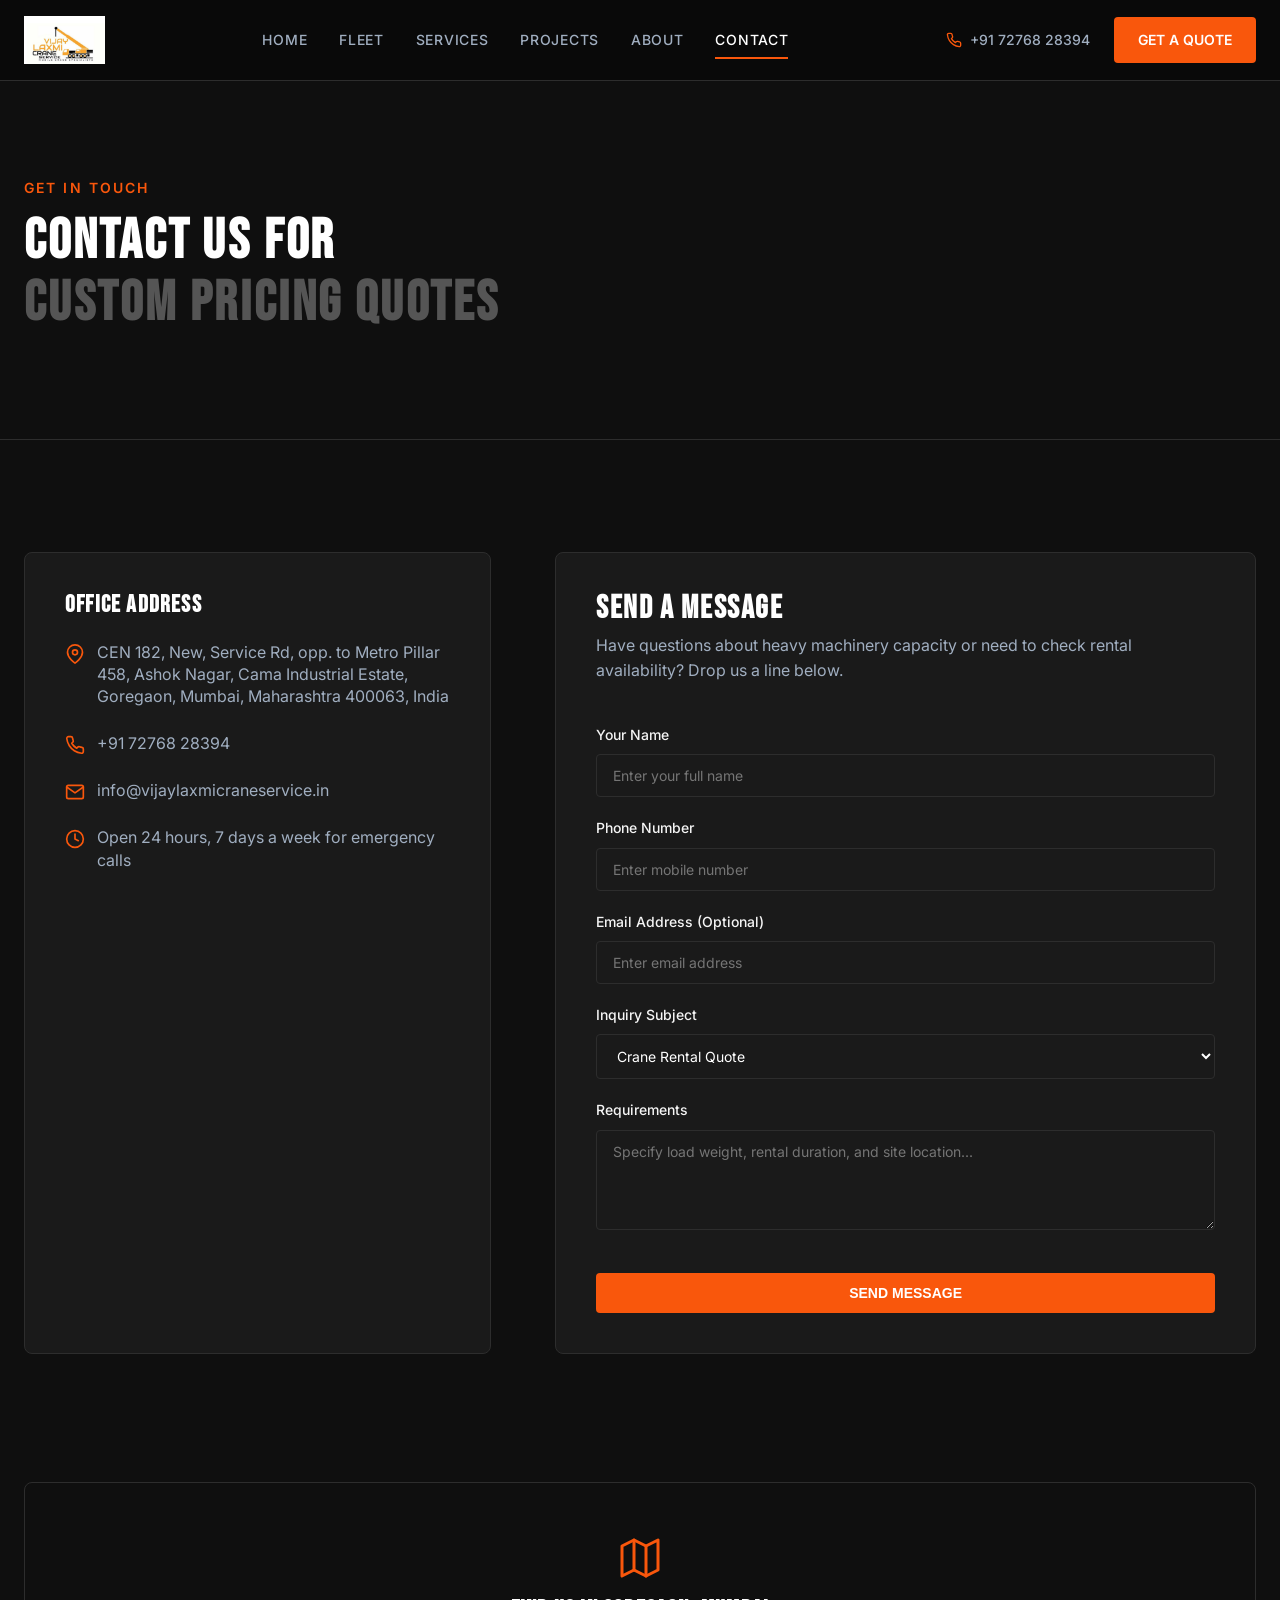
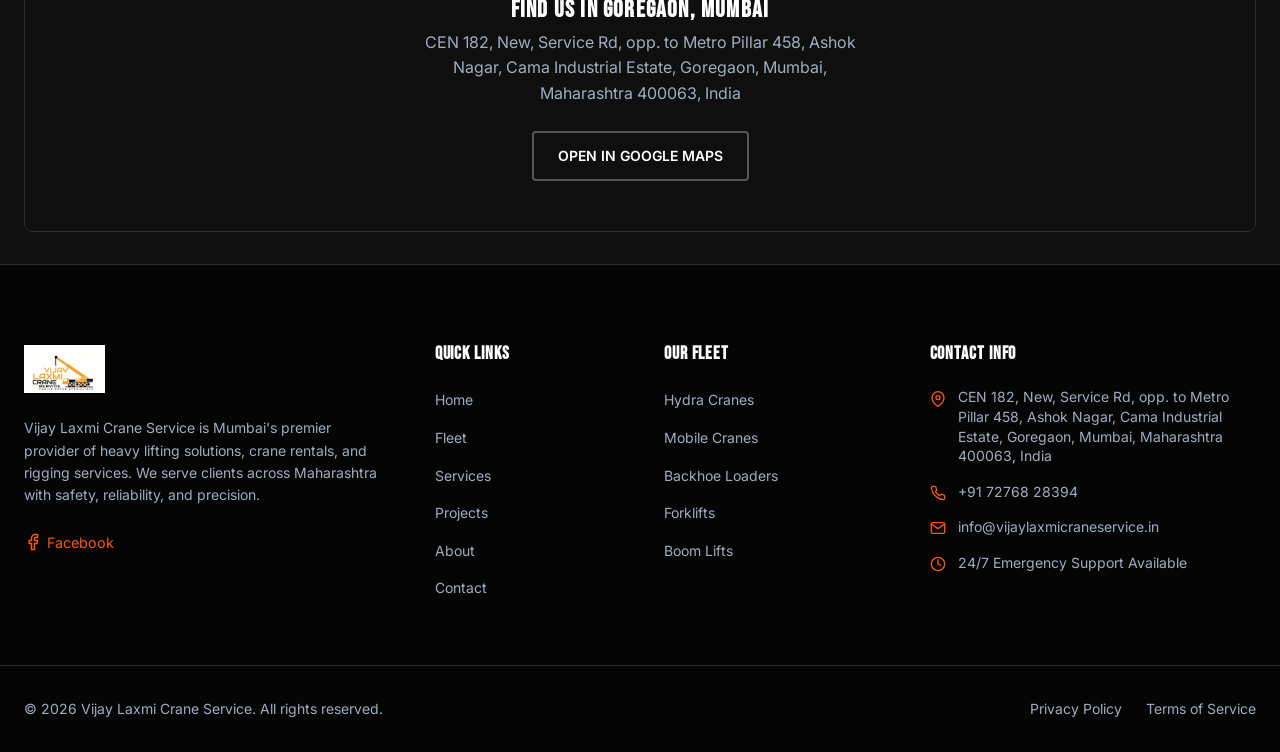
<file: contact.html>
<!DOCTYPE html>
<html lang="en">
<head>
    <meta charset="UTF-8">
    <meta name="viewport" content="width=device-width, initial-scale=1.0">
    <title>Contact Us — Vijay Laxmi Crane Service Mumbai</title>
    <meta name="description" content="Get in touch with Vijay Laxmi Crane Service in Goregaon, Mumbai. Call +91 72768 28394 or email us for crane hire pricing.">
    <link rel="stylesheet" href="style.css?v=1.1">
</head>
<body>

    <!-- Header -->
    <header>
        <div class="container header-container">
            <a href="index.html" class="logo-link">
                <img src="images/horizontal.png" alt="Vijay Laxmi Crane Service Logo">
            </a>
            
            <nav class="nav-menu">
                <a href="index.html" class="nav-link">Home</a>
                <a href="fleet.html" class="nav-link">Fleet</a>
                <a href="services.html" class="nav-link">Services</a>
                <a href="projects.html" class="nav-link">Projects</a>
                <a href="about.html" class="nav-link">About</a>
                <a href="contact.html" class="nav-link active">Contact</a>
            </nav>

            <div class="header-actions">
                <a href="tel:+917276828394" class="phone-link">
                    <svg xmlns="http://www.w3.org/2000/svg" width="16" height="16" viewBox="0 0 24 24" fill="none" stroke="currentColor" stroke-width="2" stroke-linecap="round" stroke-linejoin="round">
                        <path d="M22 16.92v3a2 2 0 0 1-2.18 2 19.79 19.79 0 0 1-8.63-3.07 19.5 19.5 0 0 1-6-6 19.79 19.79 0 0 1-3.07-8.67A2 2 0 0 1 4.11 2h3a2 2 0 0 1 2 1.72 12.84 12.84 0 0 0 .7 2.81 2 2 0 0 1-.45 2.11L8.09 9.91a16 16 0 0 0 6 6l1.27-1.27a2 2 0 0 1 2.11-.45 12.84 12.84 0 0 0 2.81.7A2 2 0 0 1 22 16.92z"></path>
                    </svg>
                    <span>+91 72768 28394</span>
                </a>
                <a href="contact.html" class="btn btn-primary hidden-md">Get a Quote</a>
                <button class="menu-toggle" aria-label="Toggle menu">
                    <span></span>
                    <span></span>
                    <span></span>
                </button>
            </div>
        </div>
    </header>

    <!-- Mobile Drawer Nav -->
    <div class="mobile-nav">
        <a href="index.html" class="nav-link">Home</a>
        <a href="fleet.html" class="nav-link">Fleet</a>
        <a href="services.html" class="nav-link">Services</a>
        <a href="projects.html" class="nav-link">Projects</a>
        <a href="about.html" class="nav-link">About</a>
        <a href="contact.html" class="nav-link active">Contact</a>
        <a href="contact.html" class="btn btn-primary">Get a Quote</a>
        <a href="tel:+917276828394" class="phone-link">
            <svg xmlns="http://www.w3.org/2000/svg" width="16" height="16" viewBox="0 0 24 24" fill="none" stroke="currentColor" stroke-width="2" stroke-linecap="round" stroke-linejoin="round">
                <path d="M22 16.92v3a2 2 0 0 1-2.18 2 19.79 19.79 0 0 1-8.63-3.07 19.5 19.5 0 0 1-6-6 19.79 19.79 0 0 1-3.07-8.67A2 2 0 0 1 4.11 2h3a2 2 0 0 1 2 1.72 12.84 12.84 0 0 0 .7 2.81 2 2 0 0 1-.45 2.11L8.09 9.91a16 16 0 0 0 6 6l1.27-1.27a2 2 0 0 1 2.11-.45 12.84 12.84 0 0 0 2.81.7A2 2 0 0 1 22 16.92z"></path>
            </svg>
            <span>+91 72768 28394</span>
        </a>
    </div>

    <!-- Contact Hero Section -->
    <section class="fleet-hero">
        <div class="container">
            <p class="section-subtitle">Get In Touch</p>
            <h1 class="section-title">Contact Us For<br><span>Custom Pricing Quotes</span></h1>
        </div>
    </section>

    <!-- Contact Layout Grid -->
    <section style="padding: 2rem 0;">
        <div class="container">
            <div class="contact-layout">
                
                <!-- Sidebar info -->
                <div class="contact-card-sidebar">
                    <h4>Office Address</h4>
                    <div class="footer-contact-info" style="gap: 1.5rem;">
                        <div class="contact-info-item">
                            <svg xmlns="http://www.w3.org/2000/svg" width="20" height="20" viewBox="0 0 24 24" fill="none" stroke="currentColor" stroke-width="2" stroke-linecap="round" stroke-linejoin="round">
                                <path d="M21 10c0 7-9 13-9 13s-9-6-9-13a9 9 0 0 1 18 0z"></path>
                                <circle cx="12" cy="10" r="3"></circle>
                            </svg>
                            <span style="font-size: 1rem;">CEN 182, New, Service Rd, opp. to Metro Pillar 458, Ashok Nagar, Cama Industrial Estate, Goregaon, Mumbai, Maharashtra 400063, India</span>
                        </div>
                        <div class="contact-info-item">
                            <svg xmlns="http://www.w3.org/2000/svg" width="20" height="20" viewBox="0 0 24 24" fill="none" stroke="currentColor" stroke-width="2" stroke-linecap="round" stroke-linejoin="round">
                                <path d="M22 16.92v3a2 2 0 0 1-2.18 2 19.79 19.79 0 0 1-8.63-3.07 19.5 19.5 0 0 1-6-6 19.79 19.79 0 0 1-3.07-8.67A2 2 0 0 1 4.11 2h3a2 2 0 0 1 2 1.72 12.84 12.84 0 0 0 .7 2.81 2 2 0 0 1-.45 2.11L8.09 9.91a16 16 0 0 0 6 6l1.27-1.27a2 2 0 0 1 2.11-.45 12.84 12.84 0 0 0 2.81.7A2 2 0 0 1 22 16.92z"></path>
                            </svg>
                            <span style="font-size: 1rem;">
                                <a href="tel:+917276828394">+91 72768 28394</a>
                            </span>
                        </div>
                        <div class="contact-info-item">
                            <svg xmlns="http://www.w3.org/2000/svg" width="20" height="20" viewBox="0 0 24 24" fill="none" stroke="currentColor" stroke-width="2" stroke-linecap="round" stroke-linejoin="round">
                                <path d="M4 4h16c1.1 0 2 .9 2 2v12c0 1.1-.9 2-2 2H4c-1.1 0-2-.9-2-2V6c0-1.1.9-2 2-2z"></path>
                                <polyline points="22,6 12,13 2,6"></polyline>
                            </svg>
                            <span style="font-size: 1rem;"><a href="mailto:info@vijaylaxmicraneservice.in">info@vijaylaxmicraneservice.in</a></span>
                        </div>
                        <div class="contact-info-item">
                            <svg xmlns="http://www.w3.org/2000/svg" width="20" height="20" viewBox="0 0 24 24" fill="none" stroke="currentColor" stroke-width="2" stroke-linecap="round" stroke-linejoin="round">
                                <circle cx="12" cy="12" r="10"></circle>
                                <polyline points="12 6 12 12 16 14"></polyline>
                            </svg>
                            <span style="font-size: 1rem;">Open 24 hours, 7 days a week for emergency calls</span>
                        </div>
                    </div>
                </div>

                <!-- Form container -->
                <div class="contact-form-container">
                    <h3>Send a Message</h3>
                    <p>Have questions about heavy machinery capacity or need to check rental availability? Drop us a line below.</p>
                    
                    <form>
                        <div class="form-group">
                            <label for="contact-name">Your Name</label>
                            <input type="text" id="contact-name" name="name" class="form-control" placeholder="Enter your full name" required>
                        </div>
                        <div class="form-group">
                            <label for="contact-phone">Phone Number</label>
                            <input type="tel" id="contact-phone" name="phone" class="form-control" placeholder="Enter mobile number" required>
                        </div>
                        <div class="form-group">
                            <label for="contact-email">Email Address (Optional)</label>
                            <input type="email" id="contact-email" name="email" class="form-control" placeholder="Enter email address">
                        </div>
                        <div class="form-group">
                            <label for="contact-subject">Inquiry Subject</label>
                            <select id="contact-subject" name="subject" class="form-control">
                                <option value="Crane Rental Quote">Crane Rental Quote</option>
                                <option value="Heavy Lift Consultation">Heavy Lift Consultation</option>
                                <option value="Boom Lift Rental">Boom Lift Rental</option>
                                <option value="Logistics Support">Logistics Support / Forklifts</option>
                                <option value="Other / General">Other / General</option>
                            </select>
                        </div>
                        <div class="form-group">
                            <label for="contact-message">Requirements</label>
                            <textarea id="contact-message" name="message" class="form-control" placeholder="Specify load weight, rental duration, and site location..." required></textarea>
                        </div>
                        <button type="submit" class="btn btn-primary" style="width: 100%; margin-top: 1rem;">Send Message</button>
                    </form>
                </div>

            </div>

            <!-- Map placeholder section -->
            <div class="map-placeholder">
                <svg xmlns="http://www.w3.org/2000/svg" width="48" height="48" viewBox="0 0 24 24" fill="none" stroke="currentColor" stroke-width="1.5" stroke-linecap="round" stroke-linejoin="round">
                    <polygon points="3 6 9 3 15 6 21 3 21 18 15 21 9 18 3 21"></polygon>
                    <line x1="9" y1="3" x2="9" y2="18"></line>
                    <line x1="15" y1="6" x2="15" y2="21"></line>
                </svg>
                <h4 style="font-size: 1.5rem; margin-bottom: 0.5rem; color: var(--white);">Find Us in Goregaon, Mumbai</h4>
                <p style="max-width: 450px; margin-bottom: 1.5rem;">CEN 182, New, Service Rd, opp. to Metro Pillar 458, Ashok Nagar, Cama Industrial Estate, Goregaon, Mumbai, Maharashtra 400063, India</p>
                <a href="https://www.google.com/maps/search/?api=1&query=Vijay%20Laxmi%20Crane%20Service%20CEN%20182%2C%20New%2C%20Service%20Rd%2C%20opp.%20to%20Metro%20Pillar%20458%2C%20Ashok%20Nagar%2C%20Cama%20Industrial%20Estate%2C%20Goregaon%2C%20Mumbai%2C%20Maharashtra%20400063%2C%20India" target="_blank" class="btn btn-outline">Open in Google Maps</a>
            </div>
        </div>
    </section>

    <!-- Footer -->
    <footer>
        <div class="container footer-grid">
            <div class="footer-col footer-col-about">
                <img src="images/horizontal.png" alt="Vijay Laxmi Crane Service">
                <p class="footer-about-text">Vijay Laxmi Crane Service is Mumbai's premier provider of heavy lifting solutions, crane rentals, and rigging services. We serve clients across Maharashtra with safety, reliability, and precision.</p>
                <div class="footer-social" style="margin-top: 1rem; display: flex; gap: 10px;">
                    <a href="https://www.facebook.com/vijaylaxmicrane/" target="_blank" style="color: var(--primary-color); display: flex; align-items: center; gap: 5px; font-size: 0.9rem; text-decoration: none;">
                        <svg xmlns="http://www.w3.org/2000/svg" width="18" height="18" viewBox="0 0 24 24" fill="none" stroke="currentColor" stroke-width="2" stroke-linecap="round" stroke-linejoin="round" style="vertical-align: middle;">
                            <path d="M18 2h-3a5 5 0 0 0-5 5v3H7v4h3v8h4v-8h3l1-4h-4V7a1 1 0 0 1 1-1h3z"></path>
                        </svg>
                        <span>Facebook</span>
                    </a>
                </div>
            </div>
            
            <div class="footer-col">
                <h5>Quick Links</h5>
                <ul class="footer-links">
                    <li><a href="index.html">Home</a></li>
                    <li><a href="fleet.html">Fleet</a></li>
                    <li><a href="services.html">Services</a></li>
                    <li><a href="projects.html">Projects</a></li>
                    <li><a href="about.html">About</a></li>
                    <li><a href="contact.html">Contact</a></li>
                </ul>
            </div>

            <div class="footer-col">
                <h5>Our Fleet</h5>
                <ul class="footer-links">
                    <li><a href="fleet.html">Hydra Cranes</a></li>
                    <li><a href="fleet.html">Mobile Cranes</a></li>
                    <li><a href="fleet.html">Backhoe Loaders</a></li>
                    <li><a href="fleet.html">Forklifts</a></li>
                    <li><a href="fleet.html">Boom Lifts</a></li>
                </ul>
            </div>

            <div class="footer-col">
                <h5>Contact Info</h5>
                <div class="footer-contact-info">
                    <div class="contact-info-item">
                        <svg xmlns="http://www.w3.org/2000/svg" width="16" height="16" viewBox="0 0 24 24" fill="none" stroke="currentColor" stroke-width="2" stroke-linecap="round" stroke-linejoin="round">
                            <path d="M21 10c0 7-9 13-9 13s-9-6-9-13a9 9 0 0 1 18 0z"></path>
                            <circle cx="12" cy="10" r="3"></circle>
                        </svg>
                        <span>CEN 182, New, Service Rd, opp. to Metro Pillar 458, Ashok Nagar, Cama Industrial Estate, Goregaon, Mumbai, Maharashtra 400063, India</span>
                    </div>
                    <div class="contact-info-item">
                        <svg xmlns="http://www.w3.org/2000/svg" width="16" height="16" viewBox="0 0 24 24" fill="none" stroke="currentColor" stroke-width="2" stroke-linecap="round" stroke-linejoin="round">
                            <path d="M22 16.92v3a2 2 0 0 1-2.18 2 19.79 19.79 0 0 1-8.63-3.07 19.5 19.5 0 0 1-6-6 19.79 19.79 0 0 1-3.07-8.67A2 2 0 0 1 4.11 2h3a2 2 0 0 1 2 1.72 12.84 12.84 0 0 0 .7 2.81 2 2 0 0 1-.45 2.11L8.09 9.91a16 16 0 0 0 6 6l1.27-1.27a2 2 0 0 1 2.11-.45 12.84 12.84 0 0 0 2.81.7A2 2 0 0 1 22 16.92z"></path>
                        </svg>
                        <span>
                            <a href="tel:+917276828394">+91 72768 28394</a>
                        </span>
                    </div>
                    <div class="contact-info-item">
                        <svg xmlns="http://www.w3.org/2000/svg" width="16" height="16" viewBox="0 0 24 24" fill="none" stroke="currentColor" stroke-width="2" stroke-linecap="round" stroke-linejoin="round">
                            <path d="M4 4h16c1.1 0 2 .9 2 2v12c0 1.1-.9 2-2 2H4c-1.1 0-2-.9-2-2V6c0-1.1.9-2 2-2z"></path>
                            <polyline points="22,6 12,13 2,6"></polyline>
                        </svg>
                        <span><a href="mailto:info@vijaylaxmicraneservice.in">info@vijaylaxmicraneservice.in</a></span>
                    </div>
                    <div class="contact-info-item">
                        <svg xmlns="http://www.w3.org/2000/svg" width="16" height="16" viewBox="0 0 24 24" fill="none" stroke="currentColor" stroke-width="2" stroke-linecap="round" stroke-linejoin="round">
                            <circle cx="12" cy="12" r="10"></circle>
                            <polyline points="12 6 12 12 16 14"></polyline>
                        </svg>
                        <span>24/7 Emergency Support Available</span>
                    </div>
                </div>
            </div>
        </div>

        <div class="container footer-bottom">
            <div class="copyright">
                &copy; 2026 Vijay Laxmi Crane Service. All rights reserved.
            </div>
            <div class="footer-legal-links">
                <a href="#">Privacy Policy</a>
                <a href="#">Terms of Service</a>
            </div>
        </div>
    </footer>

    <script src="main.js"></script>
</body>
</html>
</file>
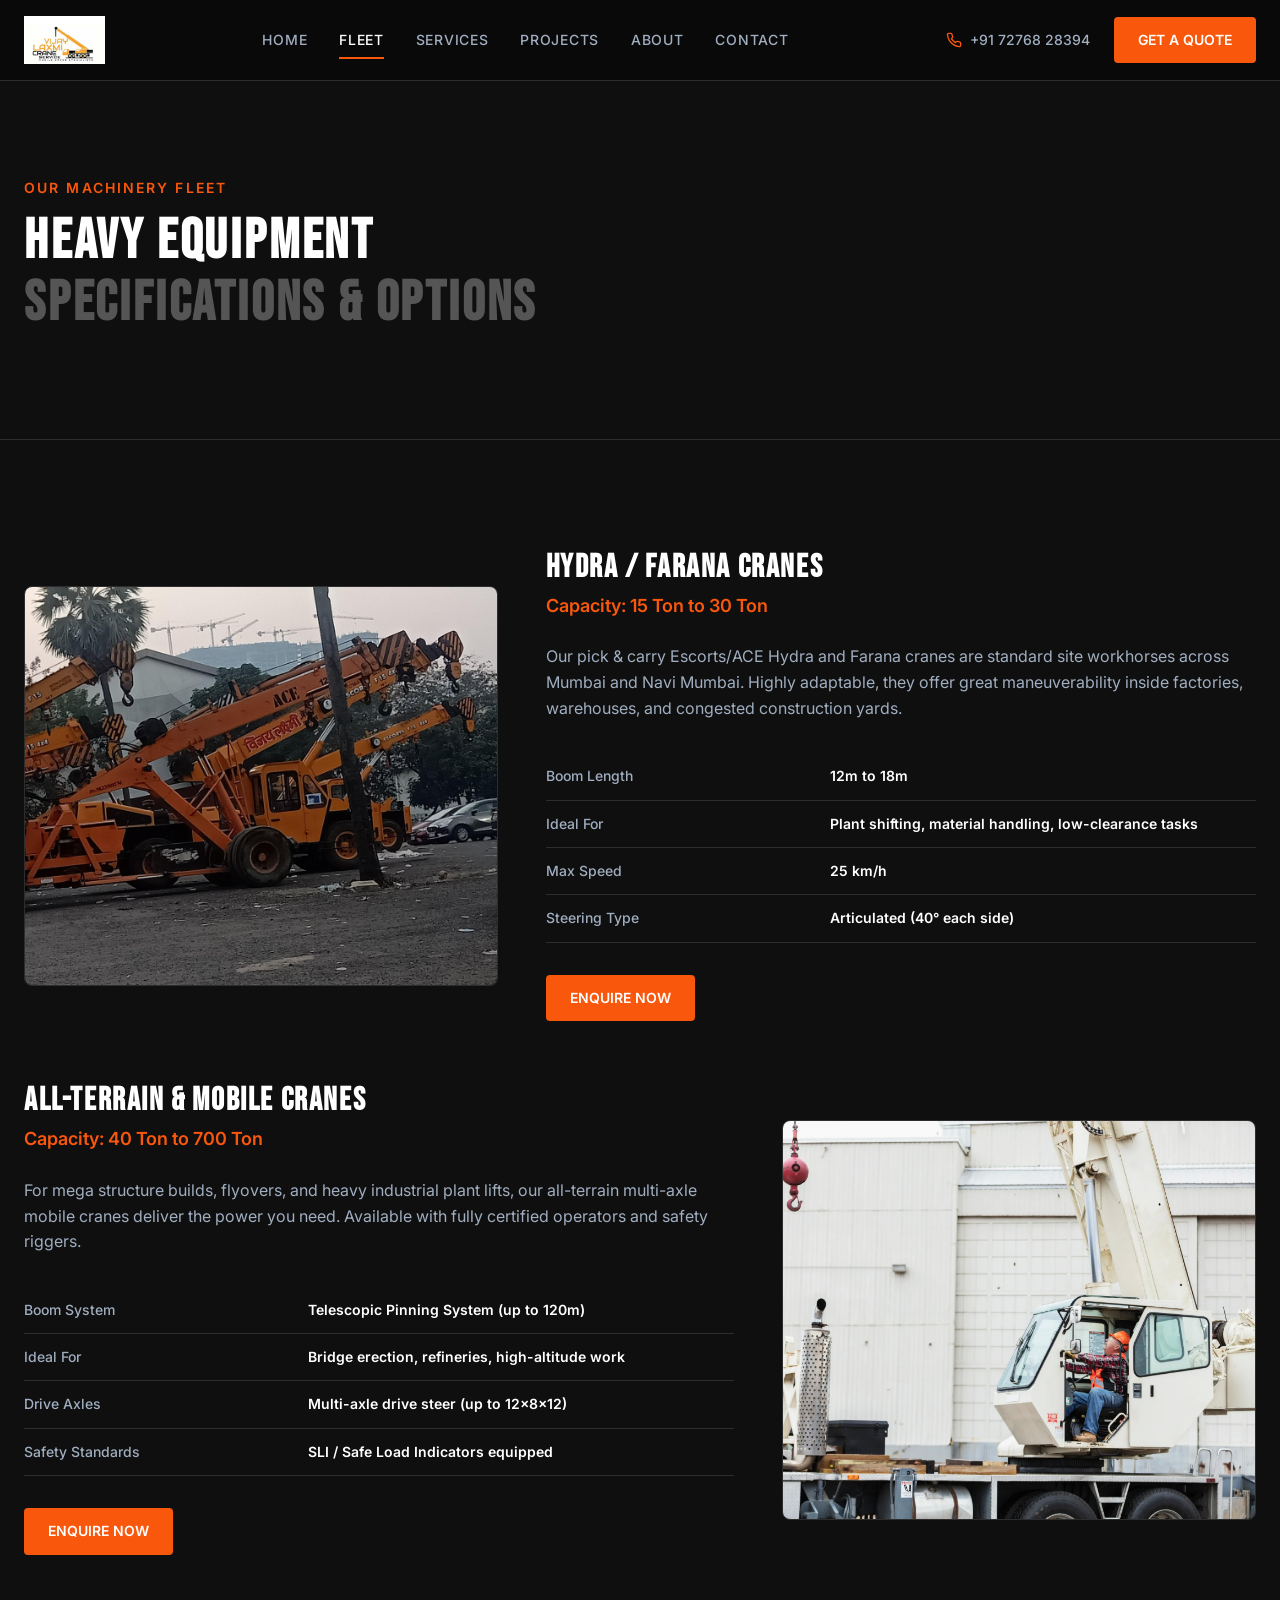
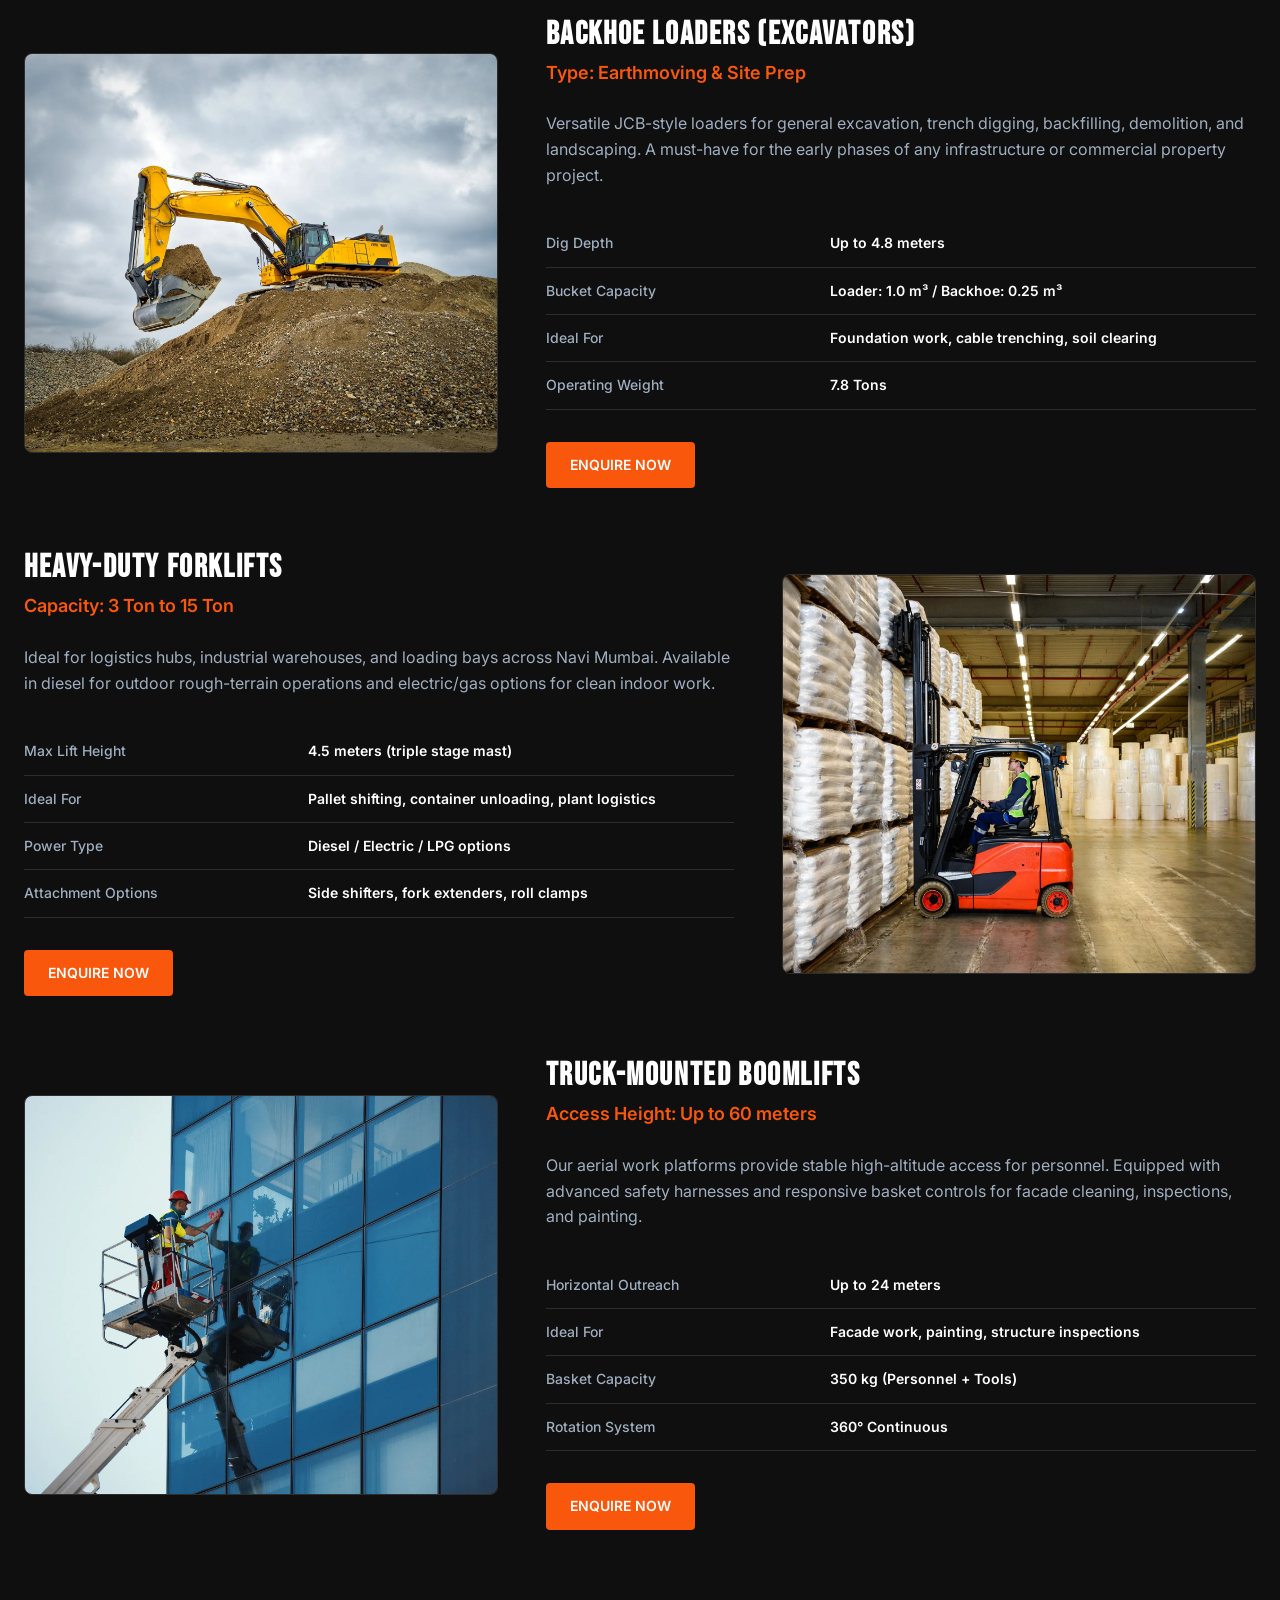
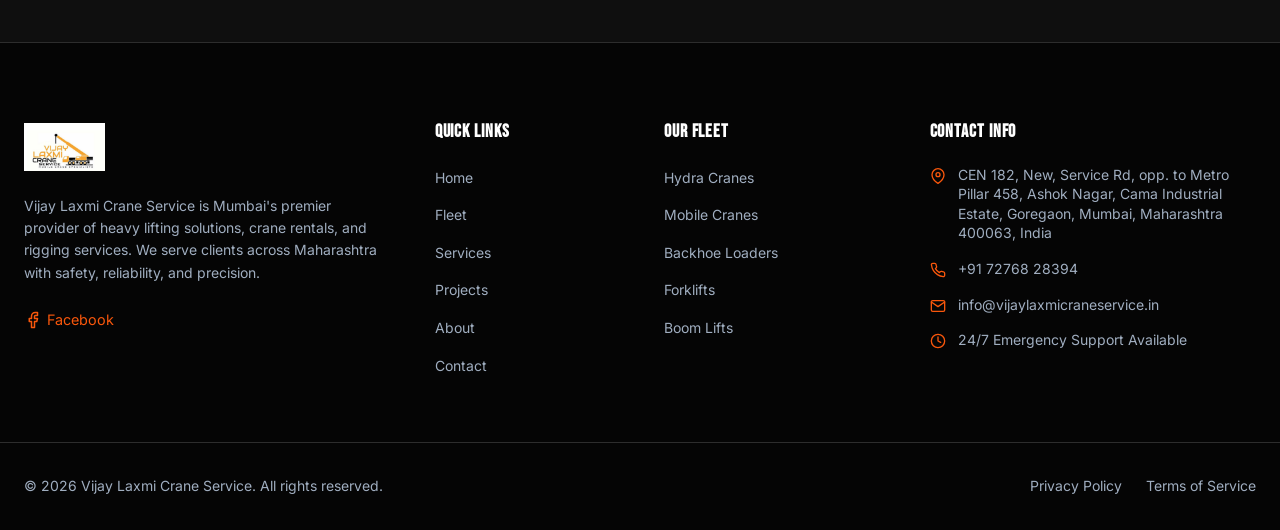
<file: fleet.html>
<!DOCTYPE html>
<html lang="en">
<head>
    <meta charset="UTF-8">
    <meta name="viewport" content="width=device-width, initial-scale=1.0">
    <title>Our Fleet — Vijay Laxmi Crane Service Mumbai</title>
    <meta name="description" content="Explore our diverse fleet of heavy machinery in Mumbai: Hydra cranes up to 30T, mobile cranes up to 700T, excavators, heavy-duty forklifts, and boom lifts.">
    <link rel="stylesheet" href="style.css?v=1.1">
</head>
<body>

    <!-- Header -->
    <header>
        <div class="container header-container">
            <a href="index.html" class="logo-link">
                <img src="images/horizontal.png" alt="Vijay Laxmi Crane Service Logo">
            </a>
            
            <nav class="nav-menu">
                <a href="index.html" class="nav-link">Home</a>
                <a href="fleet.html" class="nav-link active">Fleet</a>
                <a href="services.html" class="nav-link">Services</a>
                <a href="projects.html" class="nav-link">Projects</a>
                <a href="about.html" class="nav-link">About</a>
                <a href="contact.html" class="nav-link">Contact</a>
            </nav>

            <div class="header-actions">
                <a href="tel:+917276828394" class="phone-link">
                    <svg xmlns="http://www.w3.org/2000/svg" width="16" height="16" viewBox="0 0 24 24" fill="none" stroke="currentColor" stroke-width="2" stroke-linecap="round" stroke-linejoin="round">
                        <path d="M22 16.92v3a2 2 0 0 1-2.18 2 19.79 19.79 0 0 1-8.63-3.07 19.5 19.5 0 0 1-6-6 19.79 19.79 0 0 1-3.07-8.67A2 2 0 0 1 4.11 2h3a2 2 0 0 1 2 1.72 12.84 12.84 0 0 0 .7 2.81 2 2 0 0 1-.45 2.11L8.09 9.91a16 16 0 0 0 6 6l1.27-1.27a2 2 0 0 1 2.11-.45 12.84 12.84 0 0 0 2.81.7A2 2 0 0 1 22 16.92z"></path>
                    </svg>
                    <span>+91 72768 28394</span>
                </a>
                <a href="contact.html" class="btn btn-primary hidden-md">Get a Quote</a>
                <button class="menu-toggle" aria-label="Toggle menu">
                    <span></span>
                    <span></span>
                    <span></span>
                </button>
            </div>
        </div>
    </header>

    <!-- Mobile Drawer Nav -->
    <div class="mobile-nav">
        <a href="index.html" class="nav-link">Home</a>
        <a href="fleet.html" class="nav-link active">Fleet</a>
        <a href="services.html" class="nav-link">Services</a>
        <a href="projects.html" class="nav-link">Projects</a>
        <a href="about.html" class="nav-link">About</a>
        <a href="contact.html" class="nav-link">Contact</a>
        <a href="contact.html" class="btn btn-primary">Get a Quote</a>
        <a href="tel:+917276828394" class="phone-link">
            <svg xmlns="http://www.w3.org/2000/svg" width="16" height="16" viewBox="0 0 24 24" fill="none" stroke="currentColor" stroke-width="2" stroke-linecap="round" stroke-linejoin="round">
                <path d="M22 16.92v3a2 2 0 0 1-2.18 2 19.79 19.79 0 0 1-8.63-3.07 19.5 19.5 0 0 1-6-6 19.79 19.79 0 0 1-3.07-8.67A2 2 0 0 1 4.11 2h3a2 2 0 0 1 2 1.72 12.84 12.84 0 0 0 .7 2.81 2 2 0 0 1-.45 2.11L8.09 9.91a16 16 0 0 0 6 6l1.27-1.27a2 2 0 0 1 2.11-.45 12.84 12.84 0 0 0 2.81.7A2 2 0 0 1 22 16.92z"></path>
            </svg>
            <span>+91 72768 28394</span>
        </a>
    </div>

    <!-- Fleet Hero Section -->
    <section class="fleet-hero">
        <div class="container">
            <p class="section-subtitle">Our Machinery Fleet</p>
            <h1 class="section-title">Heavy Equipment<br><span>Specifications & Options</span></h1>
        </div>
    </section>

    <!-- Fleet Detailed List -->
    <section style="padding: 2rem 0;">
        <div class="container">
            <div class="fleet-list-detailed">
                
                <!-- 1. Hydra / Farana Cranes -->
                <div class="fleet-item-detailed">
                    <div class="fleet-detail-img">
                        <img src="images/hydra-crane.jpeg" alt="Vijay Laxmi Hydra / Farana Cranes">
                    </div>
                    <div class="fleet-detail-info">
                        <h3>Hydra / Farana Cranes</h3>
                        <p class="fleet-detail-capacity">Capacity: 15 Ton to 30 Ton</p>
                        <p class="fleet-detail-description">Our pick & carry Escorts/ACE Hydra and Farana cranes are standard site workhorses across Mumbai and Navi Mumbai. Highly adaptable, they offer great maneuverability inside factories, warehouses, and congested construction yards.</p>
                        
                        <table class="spec-table">
                            <tr>
                                <td class="spec-label">Boom Length</td>
                                <td class="spec-value">12m to 18m</td>
                            </tr>
                            <tr>
                                <td class="spec-label">Ideal For</td>
                                <td class="spec-value">Plant shifting, material handling, low-clearance tasks</td>
                            </tr>
                            <tr>
                                <td class="spec-label">Max Speed</td>
                                <td class="spec-value">25 km/h</td>
                            </tr>
                            <tr>
                                <td class="spec-label">Steering Type</td>
                                <td class="spec-value">Articulated (40&deg; each side)</td>
                            </tr>
                        </table>
                        
                        <a href="#" class="btn btn-primary enquire-btn">Enquire Now</a>
                    </div>
                </div>

                <!-- 2. Mobile Cranes -->
                <div class="fleet-item-detailed reverse">
                    <div class="fleet-detail-img">
                        <img src="images/1455754923.webp" alt="Vijay Laxmi Mobile Cranes">
                    </div>
                    <div class="fleet-detail-info">
                        <h3>All-Terrain & Mobile Cranes</h3>
                        <p class="fleet-detail-capacity">Capacity: 40 Ton to 700 Ton</p>
                        <p class="fleet-detail-description">For mega structure builds, flyovers, and heavy industrial plant lifts, our all-terrain multi-axle mobile cranes deliver the power you need. Available with fully certified operators and safety riggers.</p>
                        
                        <table class="spec-table">
                            <tr>
                                <td class="spec-label">Boom System</td>
                                <td class="spec-value">Telescopic Pinning System (up to 120m)</td>
                            </tr>
                            <tr>
                                <td class="spec-label">Ideal For</td>
                                <td class="spec-value">Bridge erection, refineries, high-altitude work</td>
                            </tr>
                            <tr>
                                <td class="spec-label">Drive Axles</td>
                                <td class="spec-value">Multi-axle drive steer (up to 12x8x12)</td>
                            </tr>
                            <tr>
                                <td class="spec-label">Safety Standards</td>
                                <td class="spec-value">SLI / Safe Load Indicators equipped</td>
                            </tr>
                        </table>
                        
                        <a href="#" class="btn btn-primary enquire-btn">Enquire Now</a>
                    </div>
                </div>

                <!-- 3. Backhoe Loaders -->
                <div class="fleet-item-detailed">
                    <div class="fleet-detail-img">
                        <img src="images/1322051683.webp" alt="Vijay Laxmi Backhoe Loaders">
                    </div>
                    <div class="fleet-detail-info">
                        <h3>Backhoe Loaders (Excavators)</h3>
                        <p class="fleet-detail-capacity">Type: Earthmoving & Site Prep</p>
                        <p class="fleet-detail-description">Versatile JCB-style loaders for general excavation, trench digging, backfilling, demolition, and landscaping. A must-have for the early phases of any infrastructure or commercial property project.</p>
                        
                        <table class="spec-table">
                            <tr>
                                <td class="spec-label">Dig Depth</td>
                                <td class="spec-value">Up to 4.8 meters</td>
                            </tr>
                            <tr>
                                <td class="spec-label">Bucket Capacity</td>
                                <td class="spec-value">Loader: 1.0 m³ / Backhoe: 0.25 m³</td>
                            </tr>
                            <tr>
                                <td class="spec-label">Ideal For</td>
                                <td class="spec-value">Foundation work, cable trenching, soil clearing</td>
                            </tr>
                            <tr>
                                <td class="spec-label">Operating Weight</td>
                                <td class="spec-value">7.8 Tons</td>
                            </tr>
                        </table>
                        
                        <a href="#" class="btn btn-primary enquire-btn">Enquire Now</a>
                    </div>
                </div>

                <!-- 4. Forklifts -->
                <div class="fleet-item-detailed reverse">
                    <div class="fleet-detail-img">
                        <img src="images/2244003285.webp" alt="Vijay Laxmi Forklifts">
                    </div>
                    <div class="fleet-detail-info">
                        <h3>Heavy-Duty Forklifts</h3>
                        <p class="fleet-detail-capacity">Capacity: 3 Ton to 15 Ton</p>
                        <p class="fleet-detail-description">Ideal for logistics hubs, industrial warehouses, and loading bays across Navi Mumbai. Available in diesel for outdoor rough-terrain operations and electric/gas options for clean indoor work.</p>
                        
                        <table class="spec-table">
                            <tr>
                                <td class="spec-label">Max Lift Height</td>
                                <td class="spec-value">4.5 meters (triple stage mast)</td>
                            </tr>
                            <tr>
                                <td class="spec-label">Ideal For</td>
                                <td class="spec-value">Pallet shifting, container unloading, plant logistics</td>
                            </tr>
                            <tr>
                                <td class="spec-label">Power Type</td>
                                <td class="spec-value">Diesel / Electric / LPG options</td>
                            </tr>
                            <tr>
                                <td class="spec-label">Attachment Options</td>
                                <td class="spec-value">Side shifters, fork extenders, roll clamps</td>
                            </tr>
                        </table>
                        
                        <a href="#" class="btn btn-primary enquire-btn">Enquire Now</a>
                    </div>
                </div>

                <!-- 5. Boomlifts -->
                <div class="fleet-item-detailed">
                    <div class="fleet-detail-img">
                        <img src="images/1399143321.webp" alt="Vijay Laxmi Aerial Work Platforms">
                    </div>
                    <div class="fleet-detail-info">
                        <h3>Truck-Mounted Boomlifts</h3>
                        <p class="fleet-detail-capacity">Access Height: Up to 60 meters</p>
                        <p class="fleet-detail-description">Our aerial work platforms provide stable high-altitude access for personnel. Equipped with advanced safety harnesses and responsive basket controls for facade cleaning, inspections, and painting.</p>
                        
                        <table class="spec-table">
                            <tr>
                                <td class="spec-label">Horizontal Outreach</td>
                                <td class="spec-value">Up to 24 meters</td>
                            </tr>
                            <tr>
                                <td class="spec-label">Ideal For</td>
                                <td class="spec-value">Facade work, painting, structure inspections</td>
                            </tr>
                            <tr>
                                <td class="spec-label">Basket Capacity</td>
                                <td class="spec-value">350 kg (Personnel + Tools)</td>
                            </tr>
                            <tr>
                                <td class="spec-label">Rotation System</td>
                                <td class="spec-value">360&deg; Continuous</td>
                            </tr>
                        </table>
                        
                        <a href="#" class="btn btn-primary enquire-btn">Enquire Now</a>
                    </div>
                </div>

            </div>
        </div>
    </section>

    <!-- Footer -->
    <footer>
        <div class="container footer-grid">
            <div class="footer-col footer-col-about">
                <img src="images/horizontal.png" alt="Vijay Laxmi Crane Service">
                <p class="footer-about-text">Vijay Laxmi Crane Service is Mumbai's premier provider of heavy lifting solutions, crane rentals, and rigging services. We serve clients across Maharashtra with safety, reliability, and precision.</p>
                <div class="footer-social" style="margin-top: 1rem; display: flex; gap: 10px;">
                    <a href="https://www.facebook.com/vijaylaxmicrane/" target="_blank" style="color: var(--primary-color); display: flex; align-items: center; gap: 5px; font-size: 0.9rem; text-decoration: none;">
                        <svg xmlns="http://www.w3.org/2000/svg" width="18" height="18" viewBox="0 0 24 24" fill="none" stroke="currentColor" stroke-width="2" stroke-linecap="round" stroke-linejoin="round" style="vertical-align: middle;">
                            <path d="M18 2h-3a5 5 0 0 0-5 5v3H7v4h3v8h4v-8h3l1-4h-4V7a1 1 0 0 1 1-1h3z"></path>
                        </svg>
                        <span>Facebook</span>
                    </a>
                </div>
            </div>
            
            <div class="footer-col">
                <h5>Quick Links</h5>
                <ul class="footer-links">
                    <li><a href="index.html">Home</a></li>
                    <li><a href="fleet.html">Fleet</a></li>
                    <li><a href="services.html">Services</a></li>
                    <li><a href="projects.html">Projects</a></li>
                    <li><a href="about.html">About</a></li>
                    <li><a href="contact.html">Contact</a></li>
                </ul>
            </div>

            <div class="footer-col">
                <h5>Our Fleet</h5>
                <ul class="footer-links">
                    <li><a href="fleet.html">Hydra Cranes</a></li>
                    <li><a href="fleet.html">Mobile Cranes</a></li>
                    <li><a href="fleet.html">Backhoe Loaders</a></li>
                    <li><a href="fleet.html">Forklifts</a></li>
                    <li><a href="fleet.html">Boom Lifts</a></li>
                </ul>
            </div>

            <div class="footer-col">
                <h5>Contact Info</h5>
                <div class="footer-contact-info">
                    <div class="contact-info-item">
                        <svg xmlns="http://www.w3.org/2000/svg" width="16" height="16" viewBox="0 0 24 24" fill="none" stroke="currentColor" stroke-width="2" stroke-linecap="round" stroke-linejoin="round">
                            <path d="M21 10c0 7-9 13-9 13s-9-6-9-13a9 9 0 0 1 18 0z"></path>
                            <circle cx="12" cy="10" r="3"></circle>
                        </svg>
                        <span>CEN 182, New, Service Rd, opp. to Metro Pillar 458, Ashok Nagar, Cama Industrial Estate, Goregaon, Mumbai, Maharashtra 400063, India</span>
                    </div>
                    <div class="contact-info-item">
                        <svg xmlns="http://www.w3.org/2000/svg" width="16" height="16" viewBox="0 0 24 24" fill="none" stroke="currentColor" stroke-width="2" stroke-linecap="round" stroke-linejoin="round">
                            <path d="M22 16.92v3a2 2 0 0 1-2.18 2 19.79 19.79 0 0 1-8.63-3.07 19.5 19.5 0 0 1-6-6 19.79 19.79 0 0 1-3.07-8.67A2 2 0 0 1 4.11 2h3a2 2 0 0 1 2 1.72 12.84 12.84 0 0 0 .7 2.81 2 2 0 0 1-.45 2.11L8.09 9.91a16 16 0 0 0 6 6l1.27-1.27a2 2 0 0 1 2.11-.45 12.84 12.84 0 0 0 2.81.7A2 2 0 0 1 22 16.92z"></path>
                        </svg>
                        <span>
                            <a href="tel:+917276828394">+91 72768 28394</a>
                        </span>
                    </div>
                    <div class="contact-info-item">
                        <svg xmlns="http://www.w3.org/2000/svg" width="16" height="16" viewBox="0 0 24 24" fill="none" stroke="currentColor" stroke-width="2" stroke-linecap="round" stroke-linejoin="round">
                            <path d="M4 4h16c1.1 0 2 .9 2 2v12c0 1.1-.9 2-2 2H4c-1.1 0-2-.9-2-2V6c0-1.1.9-2 2-2z"></path>
                            <polyline points="22,6 12,13 2,6"></polyline>
                        </svg>
                        <span><a href="mailto:info@vijaylaxmicraneservice.in">info@vijaylaxmicraneservice.in</a></span>
                    </div>
                    <div class="contact-info-item">
                        <svg xmlns="http://www.w3.org/2000/svg" width="16" height="16" viewBox="0 0 24 24" fill="none" stroke="currentColor" stroke-width="2" stroke-linecap="round" stroke-linejoin="round">
                            <circle cx="12" cy="12" r="10"></circle>
                            <polyline points="12 6 12 12 16 14"></polyline>
                        </svg>
                        <span>24/7 Emergency Support Available</span>
                    </div>
                </div>
            </div>
        </div>

        <div class="container footer-bottom">
            <div class="copyright">
                &copy; 2026 Vijay Laxmi Crane Service. All rights reserved.
            </div>
            <div class="footer-legal-links">
                <a href="#">Privacy Policy</a>
                <a href="#">Terms of Service</a>
            </div>
        </div>
    </footer>

    <!-- Enquire Modal Popup -->
    <div class="modal">
        <div class="modal-content">
            <button class="close-modal">&times;</button>
            <h3 class="modal-title" style="margin-bottom: 0.5rem; font-size: 1.75rem;">Enquiry Form</h3>
            <p style="color: var(--muted-foreground); font-size: 0.875rem; margin-bottom: 1.5rem;">Please fill out this form and we'll get back to you with custom pricing shortly.</p>
            
            <form>
                <input type="hidden" name="subject" id="enquiry-subject" value="General Enquiry">
                <div class="form-group">
                    <label for="modal-name">Your Name</label>
                    <input type="text" id="modal-name" name="name" class="form-control" placeholder="Enter your full name" required>
                </div>
                <div class="form-group">
                    <label for="modal-phone">Phone Number</label>
                    <input type="tel" id="modal-phone" name="phone" class="form-control" placeholder="Enter mobile number" required>
                </div>
                <div class="form-group">
                    <label for="modal-email">Email Address (Optional)</label>
                    <input type="email" id="modal-email" name="email" class="form-control" placeholder="Enter email address">
                </div>
                <div class="form-group">
                    <label for="modal-message">Requirements</label>
                    <textarea id="modal-message" name="message" class="form-control" placeholder="Specify rental duration, capacity needed, and location..." required></textarea>
                </div>
                <button type="submit" class="btn btn-primary" style="width: 100%; margin-top: 1rem;">Send Enquiry</button>
            </form>
        </div>
    </div>

    <script src="main.js"></script>
</body>
</html>
</file>
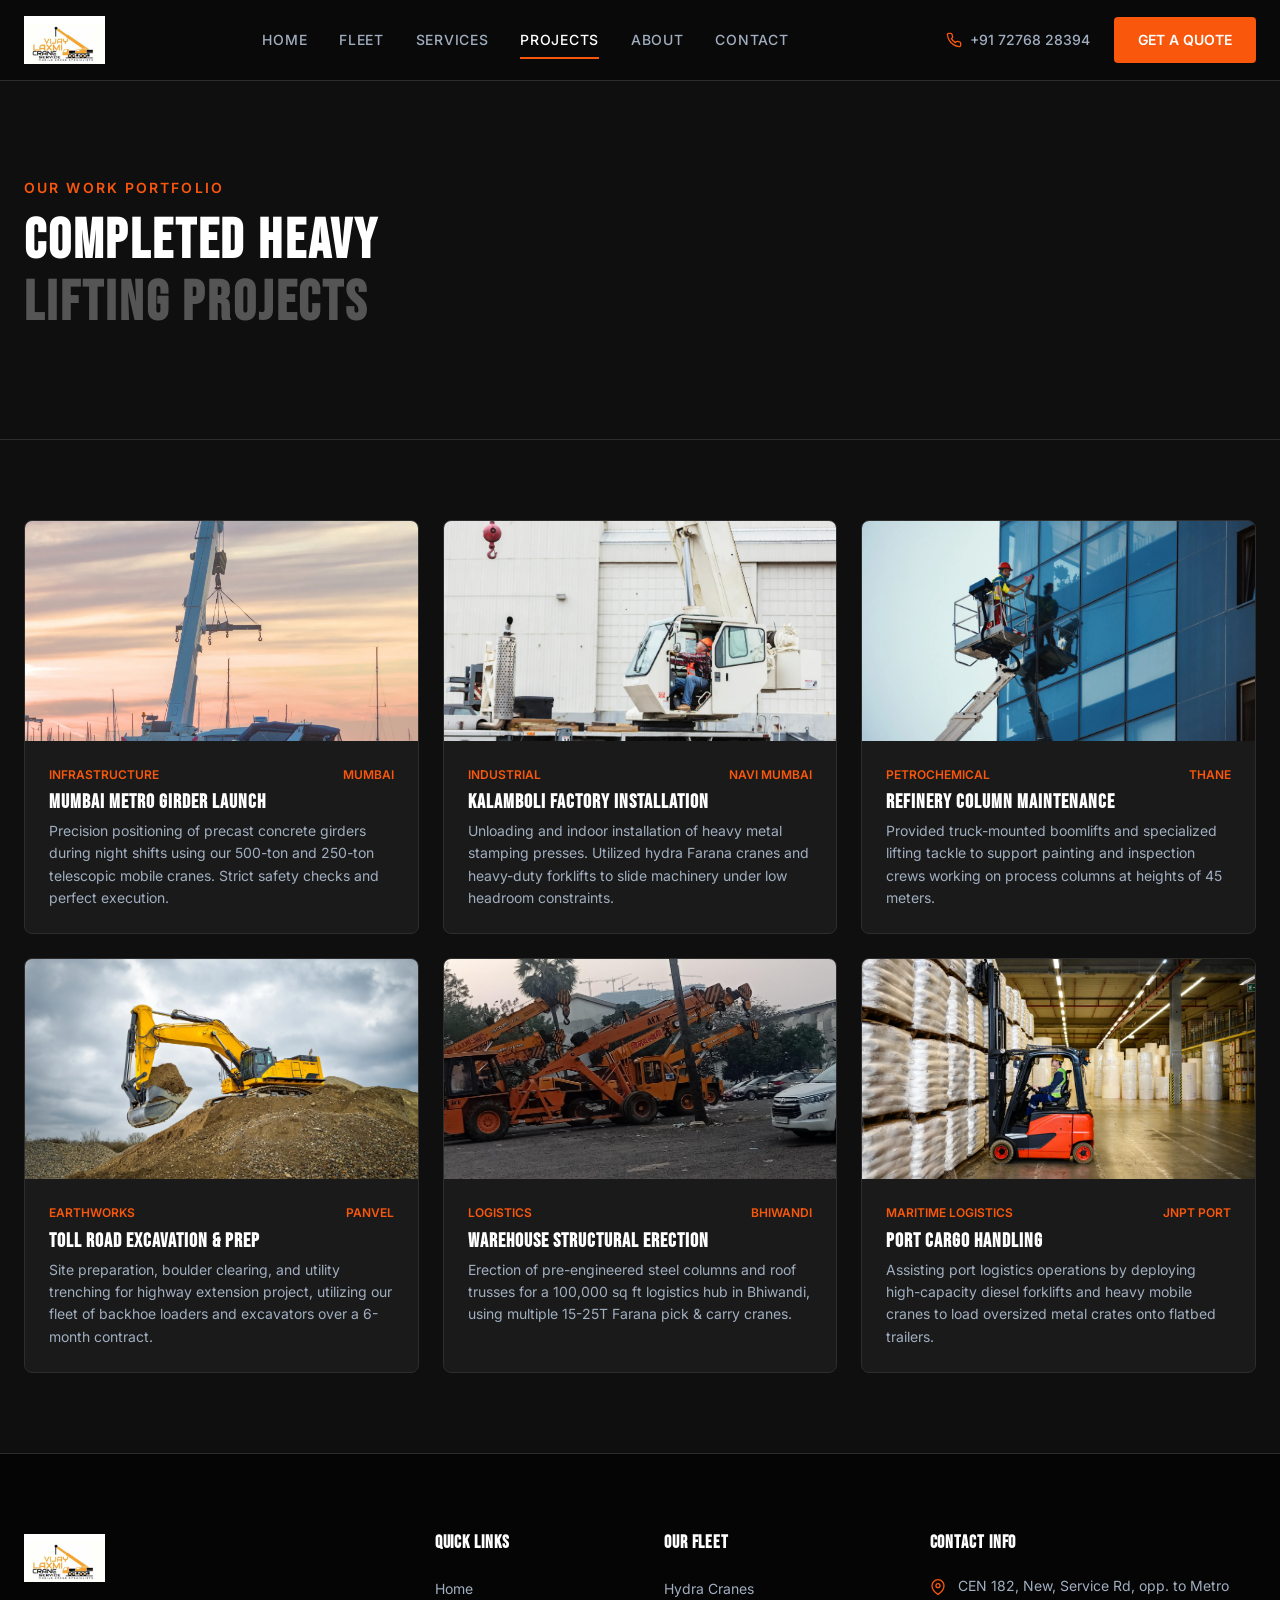
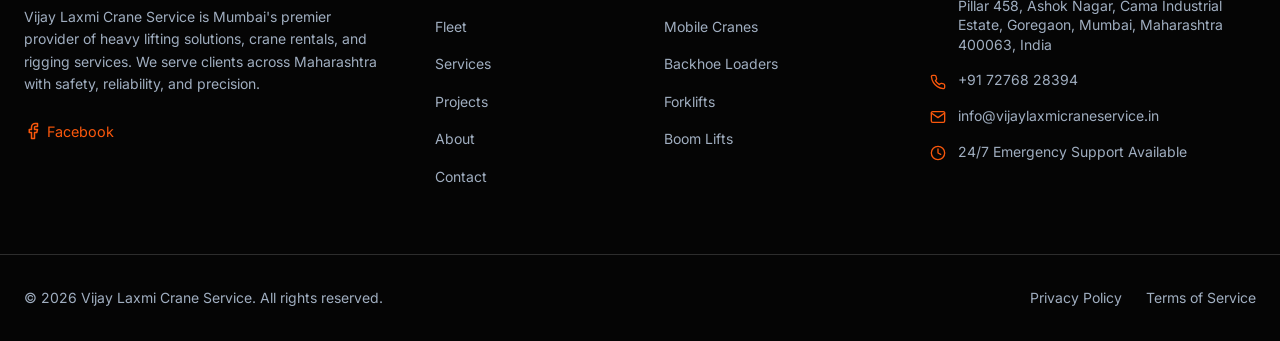
<file: projects.html>
<!DOCTYPE html>
<html lang="en">
<head>
    <meta charset="UTF-8">
    <meta name="viewport" content="width=device-width, initial-scale=1.0">
    <title>Completed Projects — Vijay Laxmi Crane Service Mumbai</title>
    <meta name="description" content="View our portfolio of successful lifting projects across Maharashtra: Metro girder erection, refinery shutdown lifts, and heavy industrial plant setups.">
    <link rel="stylesheet" href="style.css?v=1.1">
</head>
<body>

    <!-- Header -->
    <header>
        <div class="container header-container">
            <a href="index.html" class="logo-link">
                <img src="images/horizontal.png" alt="Vijay Laxmi Crane Service Logo">
            </a>
            
            <nav class="nav-menu">
                <a href="index.html" class="nav-link">Home</a>
                <a href="fleet.html" class="nav-link">Fleet</a>
                <a href="services.html" class="nav-link">Services</a>
                <a href="projects.html" class="nav-link active">Projects</a>
                <a href="about.html" class="nav-link">About</a>
                <a href="contact.html" class="nav-link">Contact</a>
            </nav>

            <div class="header-actions">
                <a href="tel:+917276828394" class="phone-link">
                    <svg xmlns="http://www.w3.org/2000/svg" width="16" height="16" viewBox="0 0 24 24" fill="none" stroke="currentColor" stroke-width="2" stroke-linecap="round" stroke-linejoin="round">
                        <path d="M22 16.92v3a2 2 0 0 1-2.18 2 19.79 19.79 0 0 1-8.63-3.07 19.5 19.5 0 0 1-6-6 19.79 19.79 0 0 1-3.07-8.67A2 2 0 0 1 4.11 2h3a2 2 0 0 1 2 1.72 12.84 12.84 0 0 0 .7 2.81 2 2 0 0 1-.45 2.11L8.09 9.91a16 16 0 0 0 6 6l1.27-1.27a2 2 0 0 1 2.11-.45 12.84 12.84 0 0 0 2.81.7A2 2 0 0 1 22 16.92z"></path>
                    </svg>
                    <span>+91 72768 28394</span>
                </a>
                <a href="contact.html" class="btn btn-primary hidden-md">Get a Quote</a>
                <button class="menu-toggle" aria-label="Toggle menu">
                    <span></span>
                    <span></span>
                    <span></span>
                </button>
            </div>
        </div>
    </header>

    <!-- Mobile Drawer Nav -->
    <div class="mobile-nav">
        <a href="index.html" class="nav-link">Home</a>
        <a href="fleet.html" class="nav-link">Fleet</a>
        <a href="services.html" class="nav-link">Services</a>
        <a href="projects.html" class="nav-link active">Projects</a>
        <a href="about.html" class="nav-link">About</a>
        <a href="contact.html" class="nav-link">Contact</a>
        <a href="contact.html" class="btn btn-primary">Get a Quote</a>
        <a href="tel:+917276828394" class="phone-link">
            <svg xmlns="http://www.w3.org/2000/svg" width="16" height="16" viewBox="0 0 24 24" fill="none" stroke="currentColor" stroke-width="2" stroke-linecap="round" stroke-linejoin="round">
                <path d="M22 16.92v3a2 2 0 0 1-2.18 2 19.79 19.79 0 0 1-8.63-3.07 19.5 19.5 0 0 1-6-6 19.79 19.79 0 0 1-3.07-8.67A2 2 0 0 1 4.11 2h3a2 2 0 0 1 2 1.72 12.84 12.84 0 0 0 .7 2.81 2 2 0 0 1-.45 2.11L8.09 9.91a16 16 0 0 0 6 6l1.27-1.27a2 2 0 0 1 2.11-.45 12.84 12.84 0 0 0 2.81.7A2 2 0 0 1 22 16.92z"></path>
            </svg>
            <span>+91 72768 28394</span>
        </a>
    </div>

    <!-- Projects Hero Section -->
    <section class="fleet-hero">
        <div class="container">
            <p class="section-subtitle">Our Work Portfolio</p>
            <h1 class="section-title">Completed Heavy<br><span>Lifting Projects</span></h1>
        </div>
    </section>

    <!-- Projects Grid -->
    <section>
        <div class="container">
            <div class="fleet-grid">
                
                <!-- Project 1 -->
                <div class="project-card">
                    <div class="project-img">
                        <img src="images/2234737666.webp" alt="Mumbai Metro Girder Launch">
                    </div>
                    <div class="project-info">
                        <div class="project-meta">
                            <span>Infrastructure</span>
                            <span>Mumbai</span>
                        </div>
                        <h3 class="project-title">Mumbai Metro Girder Launch</h3>
                        <p class="project-desc">Precision positioning of precast concrete girders during night shifts using our 500-ton and 250-ton telescopic mobile cranes. Strict safety checks and perfect execution.</p>
                    </div>
                </div>

                <!-- Project 2 -->
                <div class="project-card">
                    <div class="project-img">
                        <img src="images/1455754923.webp" alt="Kalamboli Factory Installation">
                    </div>
                    <div class="project-info">
                        <div class="project-meta">
                            <span>Industrial</span>
                            <span>Navi Mumbai</span>
                        </div>
                        <h3 class="project-title">Kalamboli Factory Installation</h3>
                        <p class="project-desc">Unloading and indoor installation of heavy metal stamping presses. Utilized hydra Farana cranes and heavy-duty forklifts to slide machinery under low headroom constraints.</p>
                    </div>
                </div>

                <!-- Project 3 -->
                <div class="project-card">
                    <div class="project-img">
                        <img src="images/1399143321.webp" alt="Refinery Column Maintenance">
                    </div>
                    <div class="project-info">
                        <div class="project-meta">
                            <span>Petrochemical</span>
                            <span>Thane</span>
                        </div>
                        <h3 class="project-title">Refinery Column Maintenance</h3>
                        <p class="project-desc">Provided truck-mounted boomlifts and specialized lifting tackle to support painting and inspection crews working on process columns at heights of 45 meters.</p>
                    </div>
                </div>

                <!-- Project 4 -->
                <div class="project-card">
                    <div class="project-img">
                        <img src="images/1322051683.webp" alt="Toll Road Excavation & Prep">
                    </div>
                    <div class="project-info">
                        <div class="project-meta">
                            <span>Earthworks</span>
                            <span>Panvel</span>
                        </div>
                        <h3 class="project-title">Toll Road Excavation & Prep</h3>
                        <p class="project-desc">Site preparation, boulder clearing, and utility trenching for highway extension project, utilizing our fleet of backhoe loaders and excavators over a 6-month contract.</p>
                    </div>
                </div>

                <!-- Project 5 -->
                <div class="project-card">
                    <div class="project-img">
                        <img src="images/hydra-crane.jpeg" alt="Warehouse Structural Erection">
                    </div>
                    <div class="project-info">
                        <div class="project-meta">
                            <span>Logistics</span>
                            <span>Bhiwandi</span>
                        </div>
                        <h3 class="project-title">Warehouse Structural Erection</h3>
                        <p class="project-desc">Erection of pre-engineered steel columns and roof trusses for a 100,000 sq ft logistics hub in Bhiwandi, using multiple 15-25T Farana pick & carry cranes.</p>
                    </div>
                </div>

                <!-- Project 6 -->
                <div class="project-card">
                    <div class="project-img">
                        <img src="images/2244003285.webp" alt="Port Cargo Handling">
                    </div>
                    <div class="project-info">
                        <div class="project-meta">
                            <span>Maritime Logistics</span>
                            <span>JNPT Port</span>
                        </div>
                        <h3 class="project-title">Port Cargo Handling</h3>
                        <p class="project-desc">Assisting port logistics operations by deploying high-capacity diesel forklifts and heavy mobile cranes to load oversized metal crates onto flatbed trailers.</p>
                    </div>
                </div>

            </div>
        </div>
    </section>

    <!-- Footer -->
    <footer>
        <div class="container footer-grid">
            <div class="footer-col footer-col-about">
                <img src="images/horizontal.png" alt="Vijay Laxmi Crane Service">
                <p class="footer-about-text">Vijay Laxmi Crane Service is Mumbai's premier provider of heavy lifting solutions, crane rentals, and rigging services. We serve clients across Maharashtra with safety, reliability, and precision.</p>
                <div class="footer-social" style="margin-top: 1rem; display: flex; gap: 10px;">
                    <a href="https://www.facebook.com/vijaylaxmicrane/" target="_blank" style="color: var(--primary-color); display: flex; align-items: center; gap: 5px; font-size: 0.9rem; text-decoration: none;">
                        <svg xmlns="http://www.w3.org/2000/svg" width="18" height="18" viewBox="0 0 24 24" fill="none" stroke="currentColor" stroke-width="2" stroke-linecap="round" stroke-linejoin="round" style="vertical-align: middle;">
                            <path d="M18 2h-3a5 5 0 0 0-5 5v3H7v4h3v8h4v-8h3l1-4h-4V7a1 1 0 0 1 1-1h3z"></path>
                        </svg>
                        <span>Facebook</span>
                    </a>
                </div>
            </div>
            
            <div class="footer-col">
                <h5>Quick Links</h5>
                <ul class="footer-links">
                    <li><a href="index.html">Home</a></li>
                    <li><a href="fleet.html">Fleet</a></li>
                    <li><a href="services.html">Services</a></li>
                    <li><a href="projects.html">Projects</a></li>
                    <li><a href="about.html">About</a></li>
                    <li><a href="contact.html">Contact</a></li>
                </ul>
            </div>

            <div class="footer-col">
                <h5>Our Fleet</h5>
                <ul class="footer-links">
                    <li><a href="fleet.html">Hydra Cranes</a></li>
                    <li><a href="fleet.html">Mobile Cranes</a></li>
                    <li><a href="fleet.html">Backhoe Loaders</a></li>
                    <li><a href="fleet.html">Forklifts</a></li>
                    <li><a href="fleet.html">Boom Lifts</a></li>
                </ul>
            </div>

            <div class="footer-col">
                <h5>Contact Info</h5>
                <div class="footer-contact-info">
                    <div class="contact-info-item">
                        <svg xmlns="http://www.w3.org/2000/svg" width="16" height="16" viewBox="0 0 24 24" fill="none" stroke="currentColor" stroke-width="2" stroke-linecap="round" stroke-linejoin="round">
                            <path d="M21 10c0 7-9 13-9 13s-9-6-9-13a9 9 0 0 1 18 0z"></path>
                            <circle cx="12" cy="10" r="3"></circle>
                        </svg>
                        <span>CEN 182, New, Service Rd, opp. to Metro Pillar 458, Ashok Nagar, Cama Industrial Estate, Goregaon, Mumbai, Maharashtra 400063, India</span>
                    </div>
                    <div class="contact-info-item">
                        <svg xmlns="http://www.w3.org/2000/svg" width="16" height="16" viewBox="0 0 24 24" fill="none" stroke="currentColor" stroke-width="2" stroke-linecap="round" stroke-linejoin="round">
                            <path d="M22 16.92v3a2 2 0 0 1-2.18 2 19.79 19.79 0 0 1-8.63-3.07 19.5 19.5 0 0 1-6-6 19.79 19.79 0 0 1-3.07-8.67A2 2 0 0 1 4.11 2h3a2 2 0 0 1 2 1.72 12.84 12.84 0 0 0 .7 2.81 2 2 0 0 1-.45 2.11L8.09 9.91a16 16 0 0 0 6 6l1.27-1.27a2 2 0 0 1 2.11-.45 12.84 12.84 0 0 0 2.81.7A2 2 0 0 1 22 16.92z"></path>
                        </svg>
                        <span>
                            <a href="tel:+917276828394">+91 72768 28394</a>
                        </span>
                    </div>
                    <div class="contact-info-item">
                        <svg xmlns="http://www.w3.org/2000/svg" width="16" height="16" viewBox="0 0 24 24" fill="none" stroke="currentColor" stroke-width="2" stroke-linecap="round" stroke-linejoin="round">
                            <path d="M4 4h16c1.1 0 2 .9 2 2v12c0 1.1-.9 2-2 2H4c-1.1 0-2-.9-2-2V6c0-1.1.9-2 2-2z"></path>
                            <polyline points="22,6 12,13 2,6"></polyline>
                        </svg>
                        <span><a href="mailto:info@vijaylaxmicraneservice.in">info@vijaylaxmicraneservice.in</a></span>
                    </div>
                    <div class="contact-info-item">
                        <svg xmlns="http://www.w3.org/2000/svg" width="16" height="16" viewBox="0 0 24 24" fill="none" stroke="currentColor" stroke-width="2" stroke-linecap="round" stroke-linejoin="round">
                            <circle cx="12" cy="12" r="10"></circle>
                            <polyline points="12 6 12 12 16 14"></polyline>
                        </svg>
                        <span>24/7 Emergency Support Available</span>
                    </div>
                </div>
            </div>
        </div>

        <div class="container footer-bottom">
            <div class="copyright">
                &copy; 2026 Vijay Laxmi Crane Service. All rights reserved.
            </div>
            <div class="footer-legal-links">
                <a href="#">Privacy Policy</a>
                <a href="#">Terms of Service</a>
            </div>
        </div>
    </footer>

    <script src="main.js"></script>
</body>
</html>
</file>
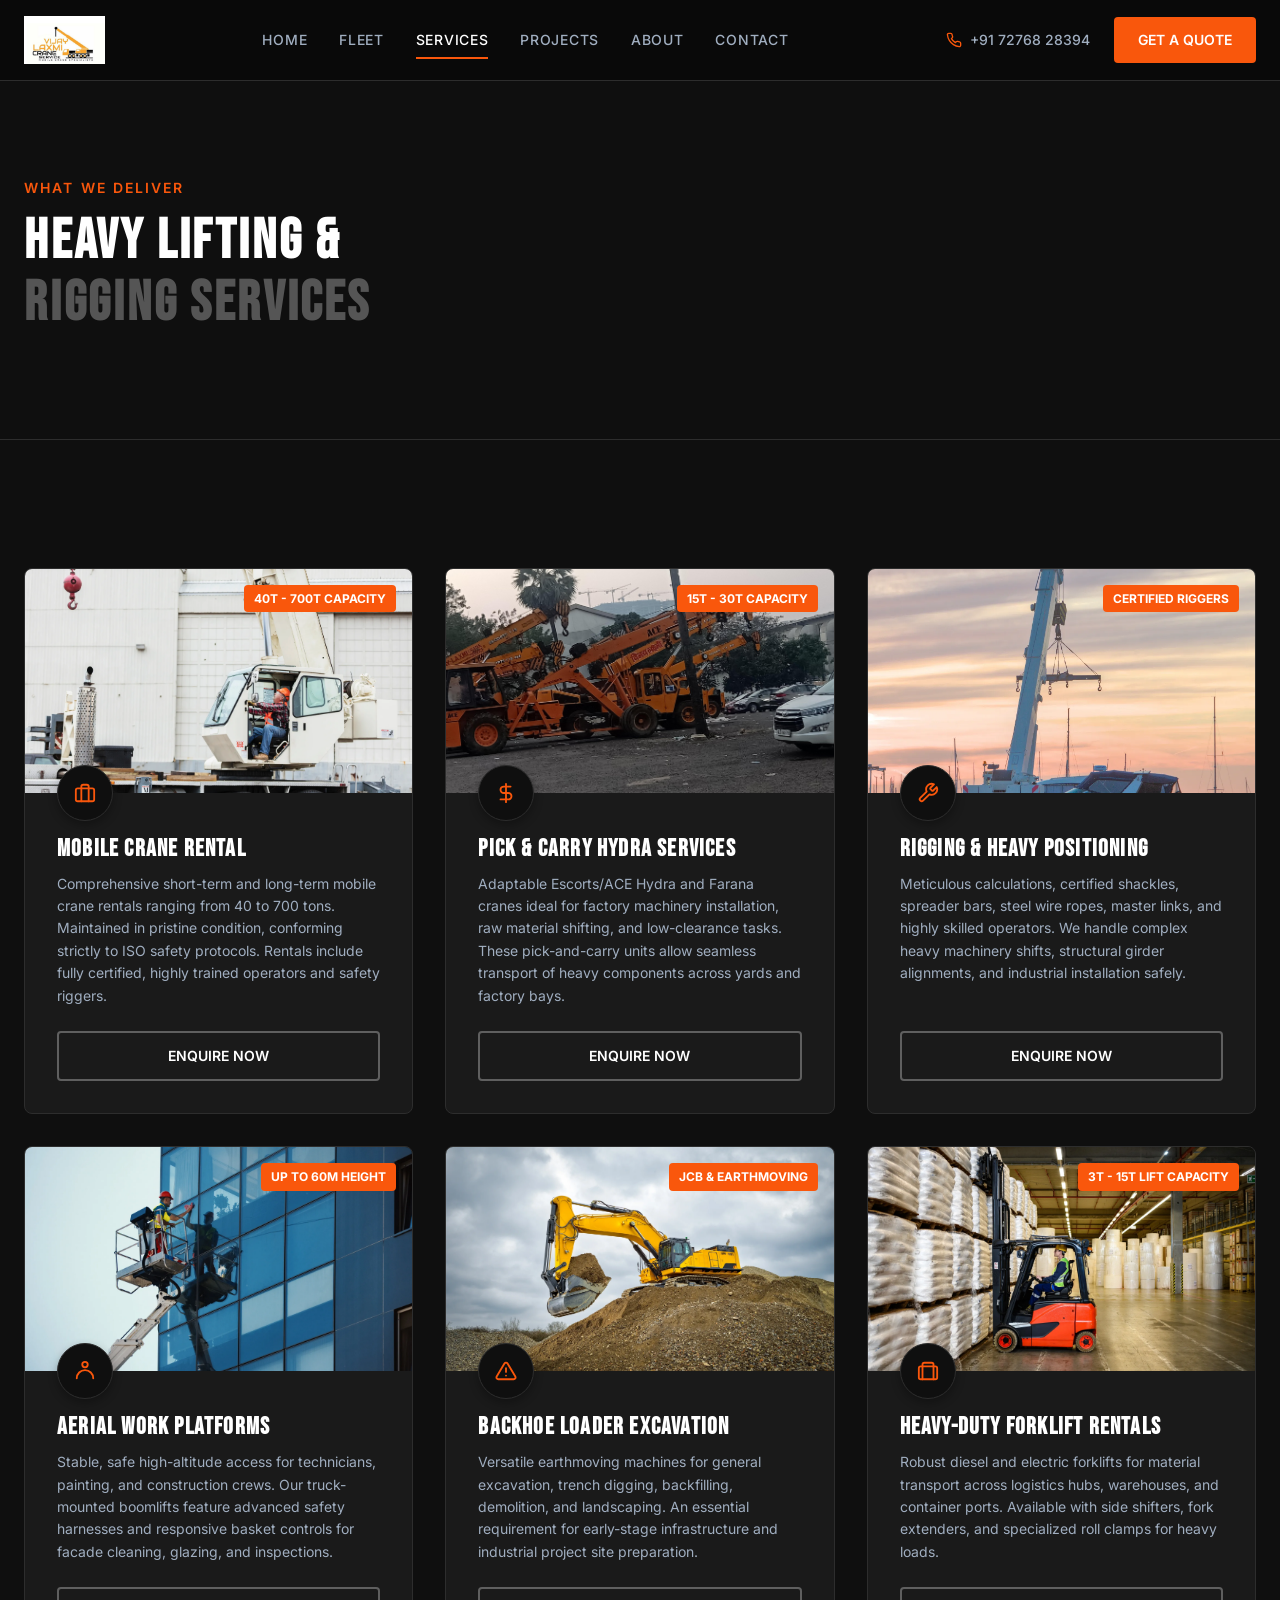
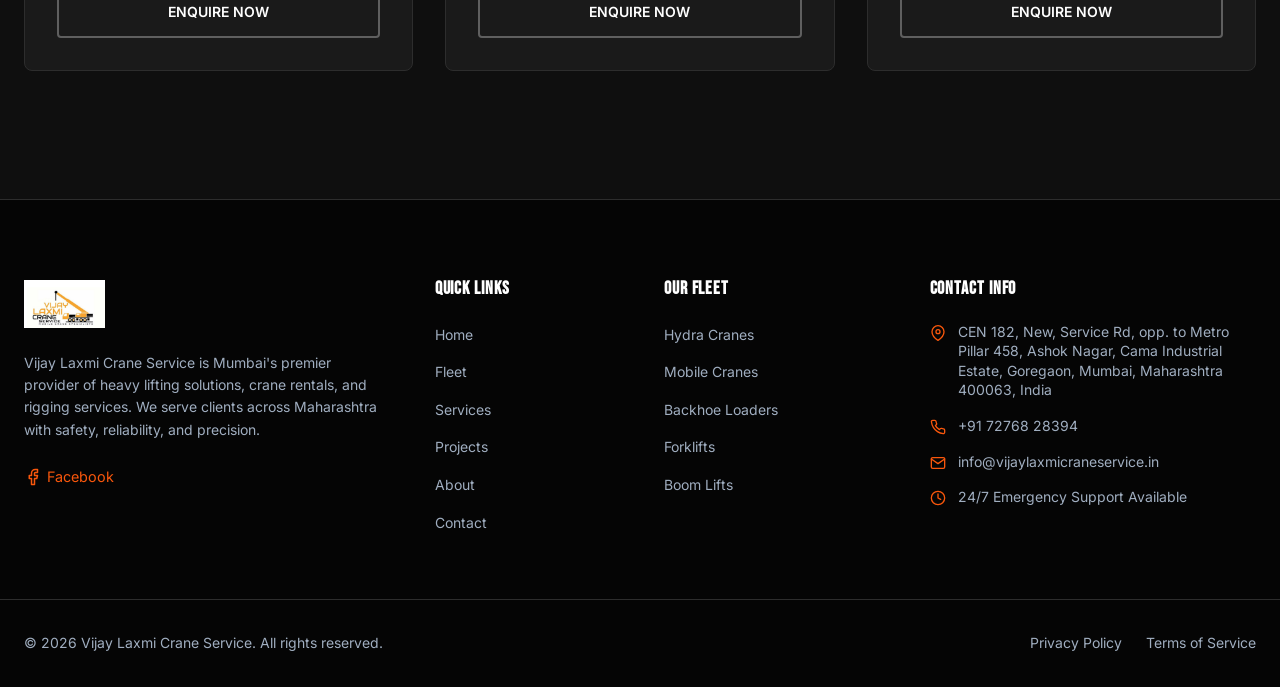
<file: services.html>
<!DOCTYPE html>
<html lang="en">
<head>
    <meta charset="UTF-8">
    <meta name="viewport" content="width=device-width, initial-scale=1.0">
    <title>Our Services — Vijay Laxmi Crane Service Mumbai</title>
    <meta name="description" content="Explore our heavy lifting services: long-term crane hire, specialized lift engineering, factory machinery relocation, rigging operations, and 24/7 emergency recovery.">
    <link rel="stylesheet" href="style.css?v=1.1">
</head>
<body>

    <!-- Header -->
    <header>
        <div class="container header-container">
            <a href="index.html" class="logo-link">
                <img src="images/horizontal.png" alt="Vijay Laxmi Crane Service Logo">
            </a>
            
            <nav class="nav-menu">
                <a href="index.html" class="nav-link">Home</a>
                <a href="fleet.html" class="nav-link">Fleet</a>
                <a href="services.html" class="nav-link active">Services</a>
                <a href="projects.html" class="nav-link">Projects</a>
                <a href="about.html" class="nav-link">About</a>
                <a href="contact.html" class="nav-link">Contact</a>
            </nav>

            <div class="header-actions">
                <a href="tel:+917276828394" class="phone-link">
                    <svg xmlns="http://www.w3.org/2000/svg" width="16" height="16" viewBox="0 0 24 24" fill="none" stroke="currentColor" stroke-width="2" stroke-linecap="round" stroke-linejoin="round">
                        <path d="M22 16.92v3a2 2 0 0 1-2.18 2 19.79 19.79 0 0 1-8.63-3.07 19.5 19.5 0 0 1-6-6 19.79 19.79 0 0 1-3.07-8.67A2 2 0 0 1 4.11 2h3a2 2 0 0 1 2 1.72 12.84 12.84 0 0 0 .7 2.81 2 2 0 0 1-.45 2.11L8.09 9.91a16 16 0 0 0 6 6l1.27-1.27a2 2 0 0 1 2.11-.45 12.84 12.84 0 0 0 2.81.7A2 2 0 0 1 22 16.92z"></path>
                    </svg>
                    <span>+91 72768 28394</span>
                </a>
                <a href="contact.html" class="btn btn-primary hidden-md">Get a Quote</a>
                <button class="menu-toggle" aria-label="Toggle menu">
                    <span></span>
                    <span></span>
                    <span></span>
                </button>
            </div>
        </div>
    </header>

    <!-- Mobile Drawer Nav -->
    <div class="mobile-nav">
        <a href="index.html" class="nav-link">Home</a>
        <a href="fleet.html" class="nav-link">Fleet</a>
        <a href="services.html" class="nav-link active">Services</a>
        <a href="projects.html" class="nav-link">Projects</a>
        <a href="about.html" class="nav-link">About</a>
        <a href="contact.html" class="nav-link">Contact</a>
        <a href="contact.html" class="btn btn-primary">Get a Quote</a>
        <a href="tel:+917276828394" class="phone-link">
            <svg xmlns="http://www.w3.org/2000/svg" width="16" height="16" viewBox="0 0 24 24" fill="none" stroke="currentColor" stroke-width="2" stroke-linecap="round" stroke-linejoin="round">
                <path d="M22 16.92v3a2 2 0 0 1-2.18 2 19.79 19.79 0 0 1-8.63-3.07 19.5 19.5 0 0 1-6-6 19.79 19.79 0 0 1-3.07-8.67A2 2 0 0 1 4.11 2h3a2 2 0 0 1 2 1.72 12.84 12.84 0 0 0 .7 2.81 2 2 0 0 1-.45 2.11L8.09 9.91a16 16 0 0 0 6 6l1.27-1.27a2 2 0 0 1 2.11-.45 12.84 12.84 0 0 0 2.81.7A2 2 0 0 1 22 16.92z"></path>
            </svg>
            <span>+91 72768 28394</span>
        </a>
    </div>

    <!-- Services Hero Section -->
    <section class="fleet-hero">
        <div class="container">
            <p class="section-subtitle">What We Deliver</p>
            <h1 class="section-title">Heavy Lifting &<br><span>Rigging Services</span></h1>
        </div>
    </section>

    <!-- Services Details Grid -->
    <section>
        <div class="container">
            <div class="services-grid">
                
                <!-- Service 1: Mobile Crane Rental -->
                <div class="service-card">
                    <div class="service-card-img">
                        <img src="images/1455754923.webp" alt="Mobile Crane Rental">
                        <span class="service-card-badge">40T - 700T Capacity</span>
                    </div>
                    <div class="service-card-content">
                        <div class="service-icon-wrap">
                            <svg xmlns="http://www.w3.org/2000/svg" width="22" height="22" viewBox="0 0 24 24" fill="none" stroke="currentColor" stroke-width="2" stroke-linecap="round" stroke-linejoin="round">
                                <rect x="2" y="7" width="20" height="14" rx="2" ry="2"></rect>
                                <path d="M16 21V5a2 2 0 0 0-2-2h-4a2 2 0 0 0-2 2v16"></path>
                            </svg>
                        </div>
                        <h3 class="card-title">Mobile Crane Rental</h3>
                        <p>Comprehensive short-term and long-term mobile crane rentals ranging from 40 to 700 tons. Maintained in pristine condition, conforming strictly to ISO safety protocols. Rentals include fully certified, highly trained operators and safety riggers.</p>
                        <a href="#" class="btn btn-outline service-btn enquire-btn">Enquire Now</a>
                    </div>
                </div>

                <!-- Service 2: Pick & Carry Hydra Services -->
                <div class="service-card">
                    <div class="service-card-img">
                        <img src="images/hydra-crane.jpeg" alt="Pick & Carry Hydra Services">
                        <span class="service-card-badge">15T - 30T Capacity</span>
                    </div>
                    <div class="service-card-content">
                        <div class="service-icon-wrap">
                            <svg xmlns="http://www.w3.org/2000/svg" width="22" height="22" viewBox="0 0 24 24" fill="none" stroke="currentColor" stroke-width="2" stroke-linecap="round" stroke-linejoin="round">
                                <path d="M12 2v20M17 5H9.5a3.5 3.5 0 0 0 0 7h5a3.5 3.5 0 0 1 0 7H6"></path>
                            </svg>
                        </div>
                        <h3 class="card-title">Pick & Carry Hydra Services</h3>
                        <p>Adaptable Escorts/ACE Hydra and Farana cranes ideal for factory machinery installation, raw material shifting, and low-clearance tasks. These pick-and-carry units allow seamless transport of heavy components across yards and factory bays.</p>
                        <a href="#" class="btn btn-outline service-btn enquire-btn">Enquire Now</a>
                    </div>
                </div>

                <!-- Service 3: Rigging & Positioning -->
                <div class="service-card">
                    <div class="service-card-img">
                        <img src="images/2234737666.webp" alt="Rigging & Positioning">
                        <span class="service-card-badge">Certified Riggers</span>
                    </div>
                    <div class="service-card-content">
                        <div class="service-icon-wrap">
                            <svg xmlns="http://www.w3.org/2000/svg" width="22" height="22" viewBox="0 0 24 24" fill="none" stroke="currentColor" stroke-width="2" stroke-linecap="round" stroke-linejoin="round">
                                <path d="M14.7 6.3a1 1 0 0 0 0 1.4l1.6 1.6a1 1 0 0 0 1.4 0l3.77-3.77a6 6 0 0 1-7.94 7.94l-6.91 6.91a2.12 2.12 0 0 1-3-3l6.91-6.91a6 6 0 0 1 7.94-7.94l-3.76 3.76z"></path>
                            </svg>
                        </div>
                        <h3 class="card-title">Rigging & Heavy Positioning</h3>
                        <p>Meticulous calculations, certified shackles, spreader bars, steel wire ropes, master links, and highly skilled operators. We handle complex heavy machinery shifts, structural girder alignments, and industrial installation safely.</p>
                        <a href="#" class="btn btn-outline service-btn enquire-btn">Enquire Now</a>
                    </div>
                </div>

                <!-- Service 4: Boomlift Rentals -->
                <div class="service-card">
                    <div class="service-card-img">
                        <img src="images/1399143321.webp" alt="Aerial Work Platform (Boomlift) Rentals">
                        <span class="service-card-badge">Up to 60m height</span>
                    </div>
                    <div class="service-card-content">
                        <div class="service-icon-wrap">
                            <svg xmlns="http://www.w3.org/2000/svg" width="22" height="22" viewBox="0 0 24 24" fill="none" stroke="currentColor" stroke-width="2" stroke-linecap="round" stroke-linejoin="round">
                                <circle cx="12" cy="5" r="3"></circle>
                                <path d="M3 20a9 9 0 0 1 18 0"></path>
                            </svg>
                        </div>
                        <h3 class="card-title">Aerial Work Platforms</h3>
                        <p>Stable, safe high-altitude access for technicians, painting, and construction crews. Our truck-mounted boomlifts feature advanced safety harnesses and responsive basket controls for facade cleaning, glazing, and inspections.</p>
                        <a href="#" class="btn btn-outline service-btn enquire-btn">Enquire Now</a>
                    </div>
                </div>

                <!-- Service 5: Backhoe Loader Services -->
                <div class="service-card">
                    <div class="service-card-img">
                        <img src="images/1322051683.webp" alt="Backhoe Loader & Site Prep Services">
                        <span class="service-card-badge">JCB & Earthmoving</span>
                    </div>
                    <div class="service-card-content">
                        <div class="service-icon-wrap">
                            <svg xmlns="http://www.w3.org/2000/svg" width="22" height="22" viewBox="0 0 24 24" fill="none" stroke="currentColor" stroke-width="2" stroke-linecap="round" stroke-linejoin="round">
                                <path d="M10.29 3.86L1.82 18a2 2 0 0 0 1.71 3h16.94a2 2 0 0 0 1.71-3L13.71 3.86a2 2 0 0 0-3.42 0z"></path>
                                <line x1="12" y1="9" x2="12" y2="13"></line>
                                <line x1="12" y1="17" x2="12.01" y2="17"></line>
                            </svg>
                        </div>
                        <h3 class="card-title">Backhoe Loader Excavation</h3>
                        <p>Versatile earthmoving machines for general excavation, trench digging, backfilling, demolition, and landscaping. An essential requirement for early-stage infrastructure and industrial project site preparation.</p>
                        <a href="#" class="btn btn-outline service-btn enquire-btn">Enquire Now</a>
                    </div>
                </div>

                <!-- Service 6: Heavy Forklift Rentals -->
                <div class="service-card">
                    <div class="service-card-img">
                        <img src="images/2244003285.webp" alt="Heavy Forklift Rentals">
                        <span class="service-card-badge">3T - 15T Lift Capacity</span>
                    </div>
                    <div class="service-card-content">
                        <div class="service-icon-wrap">
                            <svg xmlns="http://www.w3.org/2000/svg" width="22" height="22" viewBox="0 0 24 24" fill="none" stroke="currentColor" stroke-width="2" stroke-linecap="round" stroke-linejoin="round">
                                <rect x="2" y="7" width="20" height="14" rx="2" ry="2"></rect>
                                <path d="M6 21V5a2 2 0 0 1 2-2h8a2 2 0 0 1 2 2v16"></path>
                            </svg>
                        </div>
                        <h3 class="card-title">Heavy-Duty Forklift Rentals</h3>
                        <p>Robust diesel and electric forklifts for material transport across logistics hubs, warehouses, and container ports. Available with side shifters, fork extenders, and specialized roll clamps for heavy loads.</p>
                        <a href="#" class="btn btn-outline service-btn enquire-btn">Enquire Now</a>
                    </div>
                </div>

            </div>
        </div>
    </section>

    <!-- Footer -->
    <footer>
        <div class="container footer-grid">
            <div class="footer-col footer-col-about">
                <img src="images/horizontal.png" alt="Vijay Laxmi Crane Service">
                <p class="footer-about-text">Vijay Laxmi Crane Service is Mumbai's premier provider of heavy lifting solutions, crane rentals, and rigging services. We serve clients across Maharashtra with safety, reliability, and precision.</p>
                <div class="footer-social" style="margin-top: 1rem; display: flex; gap: 10px;">
                    <a href="https://www.facebook.com/vijaylaxmicrane/" target="_blank" style="color: var(--primary-color); display: flex; align-items: center; gap: 5px; font-size: 0.9rem; text-decoration: none;">
                        <svg xmlns="http://www.w3.org/2000/svg" width="18" height="18" viewBox="0 0 24 24" fill="none" stroke="currentColor" stroke-width="2" stroke-linecap="round" stroke-linejoin="round" style="vertical-align: middle;">
                            <path d="M18 2h-3a5 5 0 0 0-5 5v3H7v4h3v8h4v-8h3l1-4h-4V7a1 1 0 0 1 1-1h3z"></path>
                        </svg>
                        <span>Facebook</span>
                    </a>
                </div>
            </div>
            
            <div class="footer-col">
                <h5>Quick Links</h5>
                <ul class="footer-links">
                    <li><a href="index.html">Home</a></li>
                    <li><a href="fleet.html">Fleet</a></li>
                    <li><a href="services.html">Services</a></li>
                    <li><a href="projects.html">Projects</a></li>
                    <li><a href="about.html">About</a></li>
                    <li><a href="contact.html">Contact</a></li>
                </ul>
            </div>

            <div class="footer-col">
                <h5>Our Fleet</h5>
                <ul class="footer-links">
                    <li><a href="fleet.html">Hydra Cranes</a></li>
                    <li><a href="fleet.html">Mobile Cranes</a></li>
                    <li><a href="fleet.html">Backhoe Loaders</a></li>
                    <li><a href="fleet.html">Forklifts</a></li>
                    <li><a href="fleet.html">Boom Lifts</a></li>
                </ul>
            </div>

            <div class="footer-col">
                <h5>Contact Info</h5>
                <div class="footer-contact-info">
                    <div class="contact-info-item">
                        <svg xmlns="http://www.w3.org/2000/svg" width="16" height="16" viewBox="0 0 24 24" fill="none" stroke="currentColor" stroke-width="2" stroke-linecap="round" stroke-linejoin="round">
                            <path d="M21 10c0 7-9 13-9 13s-9-6-9-13a9 9 0 0 1 18 0z"></path>
                            <circle cx="12" cy="10" r="3"></circle>
                        </svg>
                        <span>CEN 182, New, Service Rd, opp. to Metro Pillar 458, Ashok Nagar, Cama Industrial Estate, Goregaon, Mumbai, Maharashtra 400063, India</span>
                    </div>
                    <div class="contact-info-item">
                        <svg xmlns="http://www.w3.org/2000/svg" width="16" height="16" viewBox="0 0 24 24" fill="none" stroke="currentColor" stroke-width="2" stroke-linecap="round" stroke-linejoin="round">
                            <path d="M22 16.92v3a2 2 0 0 1-2.18 2 19.79 19.79 0 0 1-8.63-3.07 19.5 19.5 0 0 1-6-6 19.79 19.79 0 0 1-3.07-8.67A2 2 0 0 1 4.11 2h3a2 2 0 0 1 2 1.72 12.84 12.84 0 0 0 .7 2.81 2 2 0 0 1-.45 2.11L8.09 9.91a16 16 0 0 0 6 6l1.27-1.27a2 2 0 0 1 2.11-.45 12.84 12.84 0 0 0 2.81.7A2 2 0 0 1 22 16.92z"></path>
                        </svg>
                        <span>
                            <a href="tel:+917276828394">+91 72768 28394</a>
                        </span>
                    </div>
                    <div class="contact-info-item">
                        <svg xmlns="http://www.w3.org/2000/svg" width="16" height="16" viewBox="0 0 24 24" fill="none" stroke="currentColor" stroke-width="2" stroke-linecap="round" stroke-linejoin="round">
                            <path d="M4 4h16c1.1 0 2 .9 2 2v12c0 1.1-.9 2-2 2H4c-1.1 0-2-.9-2-2V6c0-1.1.9-2 2-2z"></path>
                            <polyline points="22,6 12,13 2,6"></polyline>
                        </svg>
                        <span><a href="mailto:info@vijaylaxmicraneservice.in">info@vijaylaxmicraneservice.in</a></span>
                    </div>
                    <div class="contact-info-item">
                        <svg xmlns="http://www.w3.org/2000/svg" width="16" height="16" viewBox="0 0 24 24" fill="none" stroke="currentColor" stroke-width="2" stroke-linecap="round" stroke-linejoin="round">
                            <circle cx="12" cy="12" r="10"></circle>
                            <polyline points="12 6 12 12 16 14"></polyline>
                        </svg>
                        <span>24/7 Emergency Support Available</span>
                    </div>
                </div>
            </div>
        </div>

        <div class="container footer-bottom">
            <div class="copyright">
                &copy; 2026 Vijay Laxmi Crane Service. All rights reserved.
            </div>
            <div class="footer-legal-links">
                <a href="#">Privacy Policy</a>
                <a href="#">Terms of Service</a>
            </div>
        </div>
    </footer>

    <!-- Enquire Modal Popup -->
    <div class="modal">
        <div class="modal-content">
            <button class="close-modal">&times;</button>
            <h3 class="modal-title" style="margin-bottom: 0.5rem; font-size: 1.75rem;">Enquiry Form</h3>
            <p style="color: var(--muted-foreground); font-size: 0.875rem; margin-bottom: 1.5rem;">Please fill out this form and we'll get back to you with custom pricing shortly.</p>
            
            <form>
                <input type="hidden" name="subject" id="enquiry-subject" value="General Enquiry">
                <div class="form-group">
                    <label for="modal-name">Your Name</label>
                    <input type="text" id="modal-name" name="name" class="form-control" placeholder="Enter your full name" required>
                </div>
                <div class="form-group">
                    <label for="modal-phone">Phone Number</label>
                    <input type="tel" id="modal-phone" name="phone" class="form-control" placeholder="Enter mobile number" required>
                </div>
                <div class="form-group">
                    <label for="modal-email">Email Address (Optional)</label>
                    <input type="email" id="modal-email" name="email" class="form-control" placeholder="Enter email address">
                </div>
                <div class="form-group">
                    <label for="modal-message">Requirements</label>
                    <textarea id="modal-message" name="message" class="form-control" placeholder="Specify rental duration, capacity needed, and location..." required></textarea>
                </div>
                <button type="submit" class="btn btn-primary" style="width: 100%; margin-top: 1rem;">Send Enquiry</button>
            </form>
        </div>
    </div>

    <script src="main.js"></script>
</body>
</html>
</file>
<file: style.css>
@import url('https://fonts.googleapis.com/css2?family=Bebas+Neue&family=Inter:wght@300;400;500;600;700;900&display=swap');

:root {
    /* Color Palette */
    --background-color: #0f0f0f;
    --foreground-color: #f5f5f5;
    --card-color: #1a1a1a;
    --card-hover-color: #222222;
    --primary-color: #f9570c;
    --primary-hover: #ea580c;
    --primary-light: rgba(249, 87, 12, 0.1);
    --border-color: #2d2d2d;
    --muted-color: #1c1c1c;
    --muted-foreground: #a0aec0;
    --white: #ffffff;
    
    /* Fonts */
    --font-sans: 'Inter', -apple-system, BlinkMacSystemFont, sans-serif;
    --font-heading: 'Bebas Neue', sans-serif;
    
    /* Transitions */
    --transition-fast: 0.2s ease;
    --transition-normal: 0.3s ease;
    --transition-slow: 0.5s ease;
}

/* Reset */
*, *::before, *::after {
    box-sizing: border-box;
    margin: 0;
    padding: 0;
}

html {
    scroll-behavior: smooth;
    font-size: 16px;
    height: 100%;
}

body {
    background-color: var(--background-color);
    color: var(--foreground-color);
    font-family: var(--font-sans);
    line-height: 1.6;
    overflow-x: hidden;
    min-height: 100vh;
    display: flex;
    flex-direction: column;
}

/* Typography */
h1, h2, h3, h4, h5, h6 {
    font-family: var(--font-heading);
    letter-spacing: 0.05em;
    text-transform: uppercase;
    line-height: 1;
    color: var(--white);
}

a {
    color: inherit;
    text-decoration: none;
    transition: color var(--transition-fast);
}

img {
    max-width: 100%;
    height: auto;
    display: block;
}

/* Common Layout Elements */
.container {
    width: 100%;
    max-width: 1280px;
    margin: 0 auto;
    padding: 0 1.5rem;
}

section {
    padding: 5rem 0;
    position: relative;
}

/* Header & Navigation */
header {
    position: sticky;
    top: 0;
    z-index: 1000;
    background-color: rgba(10, 10, 10, 0.95);
    backdrop-filter: blur(12px);
    border-bottom: 1px solid var(--border-color);
    transition: background var(--transition-fast);
}

.header-container {
    display: flex;
    height: 5rem;
    align-items: center;
    justify-content: space-between;
}

.logo-link img {
    height: 3rem;
    width: auto;
    object-fit: contain;
}

.nav-menu {
    display: flex;
    align-items: center;
    gap: 2rem;
}

.nav-link {
    font-size: 0.875rem;
    font-weight: 500;
    letter-spacing: 0.05em;
    color: var(--muted-foreground);
    position: relative;
    padding: 0.5rem 0;
    text-transform: uppercase;
}

.nav-link:hover, .nav-link.active {
    color: var(--white);
}

.nav-link::after {
    content: '';
    position: absolute;
    bottom: 0;
    left: 0;
    width: 0;
    height: 2px;
    background-color: var(--primary-color);
    transition: width var(--transition-normal);
}

.nav-link:hover::after, .nav-link.active::after {
    width: 100%;
}

.header-actions {
    display: flex;
    align-items: center;
    gap: 1.5rem;
}

.phone-link {
    display: flex;
    align-items: center;
    gap: 0.5rem;
    font-size: 0.875rem;
    color: var(--muted-foreground);
    font-weight: 500;
}

.phone-link:hover {
    color: var(--white);
}

.phone-link svg {
    color: var(--primary-color);
}

/* Buttons */
.btn {
    display: inline-flex;
    align-items: center;
    justify-content: center;
    gap: 0.5rem;
    padding: 0.75rem 1.5rem;
    font-size: 0.875rem;
    font-weight: 600;
    border-radius: 4px;
    cursor: pointer;
    transition: all var(--transition-fast);
    border: none;
    text-transform: uppercase;
}

.btn-primary {
    background-color: var(--primary-color);
    color: var(--white);
}

.btn-primary:hover {
    background-color: var(--primary-hover);
}

.btn-outline {
    background-color: transparent;
    border: 2px solid rgba(255, 255, 255, 0.3);
    color: var(--white);
}

.btn-outline:hover {
    border-color: var(--white);
}

.btn-large {
    padding: 1rem 2rem;
    font-size: 1rem;
}

/* Hamburger Menu Icon */
.menu-toggle {
    display: none;
    background: none;
    border: none;
    cursor: pointer;
    padding: 0.5rem;
    position: relative;
    width: 38px;
    height: 38px;
    z-index: 1001;
}

.menu-toggle span {
    display: block;
    position: absolute;
    height: 2px;
    width: 22px;
    background-color: var(--muted-foreground);
    border-radius: 2px;
    opacity: 1;
    left: 8px;
    transform: rotate(0deg);
    transition: transform 0.25s ease-in-out, top 0.25s ease-in-out, opacity 0.25s ease-in-out, background-color 0.25s ease-in-out;
}

.menu-toggle span:nth-child(1) {
    top: 11px;
}

.menu-toggle span:nth-child(2) {
    top: 18px;
}

.menu-toggle span:nth-child(3) {
    top: 25px;
}

.menu-toggle:hover span {
    background-color: var(--white);
}

.menu-toggle.open span {
    background-color: var(--white);
}

.menu-toggle.open span:nth-child(1) {
    top: 18px;
    transform: rotate(45deg);
}

.menu-toggle.open span:nth-child(2) {
    opacity: 0;
    transform: translateX(-10px);
}

.menu-toggle.open span:nth-child(3) {
    top: 18px;
    transform: rotate(-45deg);
}

/* Mobile Nav Drawer */
.mobile-nav {
    position: fixed;
    top: 5rem;
    left: 0;
    width: 100%;
    height: calc(100vh - 5rem);
    background-color: rgba(10, 10, 10, 0.98);
    backdrop-filter: blur(20px);
    z-index: 999;
    padding: 2.5rem 2rem;
    display: flex;
    flex-direction: column;
    gap: 1.5rem;
    opacity: 0;
    pointer-events: none;
    transform: translateY(-20px);
    transition: transform 0.4s cubic-bezier(0.16, 1, 0.3, 1), opacity 0.4s cubic-bezier(0.16, 1, 0.3, 1);
    border-top: 1px solid var(--border-color);
}

.mobile-nav.open {
    opacity: 1;
    pointer-events: auto;
    transform: translateY(0);
}

.mobile-nav .nav-link {
    font-size: 1.5rem;
    font-family: var(--font-heading);
    letter-spacing: 0.05em;
    padding: 0.5rem 0;
    border-bottom: 1px solid rgba(255, 255, 255, 0.03);
    opacity: 0;
    transform: translateY(15px);
    transition: transform 0.4s cubic-bezier(0.16, 1, 0.3, 1), opacity 0.4s cubic-bezier(0.16, 1, 0.3, 1), color var(--transition-fast);
}

.mobile-nav .nav-link:hover, .mobile-nav .nav-link.active {
    color: var(--primary-color);
}

.mobile-nav .btn {
    opacity: 0;
    transform: translateY(15px);
    transition: transform 0.4s cubic-bezier(0.16, 1, 0.3, 1), opacity 0.4s cubic-bezier(0.16, 1, 0.3, 1), background-color var(--transition-fast);
    margin-top: 1rem;
}

.mobile-nav .phone-link {
    margin-top: auto;
    font-size: 1.125rem;
    padding: 1.5rem 0 0;
    border-top: 1px solid var(--border-color);
    opacity: 0;
    transform: translateY(15px);
    transition: transform 0.4s cubic-bezier(0.16, 1, 0.3, 1), opacity 0.4s cubic-bezier(0.16, 1, 0.3, 1);
}

/* Staggered load animation when open */
.mobile-nav.open .nav-link,
.mobile-nav.open .btn,
.mobile-nav.open .phone-link {
    opacity: 1;
    transform: translateY(0);
}

.mobile-nav.open .nav-link:nth-child(1) { transition-delay: 0.05s; }
.mobile-nav.open .nav-link:nth-child(2) { transition-delay: 0.1s; }
.mobile-nav.open .nav-link:nth-child(3) { transition-delay: 0.15s; }
.mobile-nav.open .nav-link:nth-child(4) { transition-delay: 0.2s; }
.mobile-nav.open .nav-link:nth-child(5) { transition-delay: 0.25s; }
.mobile-nav.open .nav-link:nth-child(6) { transition-delay: 0.3s; }
.mobile-nav.open .btn { transition-delay: 0.35s; }
.mobile-nav.open .phone-link { transition-delay: 0.4s; }

/* Hero Section */
.hero {
    min-height: 90vh;
    display: flex;
    align-items: center;
    position: relative;
    overflow: hidden;
    padding: 8rem 0;
}

.hero-bg {
    position: absolute;
    inset: 0;
    z-index: 1;
}

.hero-bg img {
    width: 100%;
    height: 100%;
    object-fit: cover;
}

.hero-overlay {
    position: absolute;
    inset: 0;
    background: linear-gradient(to right, rgba(0, 0, 0, 0.9) 20%, rgba(0, 0, 0, 0.7) 60%, rgba(0, 0, 0, 0.4) 100%);
    z-index: 2;
}

.hero-overlay-bottom {
    position: absolute;
    inset: 0;
    background: linear-gradient(to top, rgba(15, 15, 15, 0.8) 0%, transparent 50%);
    z-index: 2;
}

.hero-watermark {
    position: absolute;
    right: 2rem;
    top: 50%;
    transform: translateY(-50%);
    font-size: 22vw;
    font-family: var(--font-heading);
    font-weight: 900;
    color: rgba(255, 255, 255, 0.025);
    line-height: 1;
    user-select: none;
    pointer-events: none;
    z-index: 2;
}

.hero-content {
    position: relative;
    z-index: 3;
    max-width: 800px;
}

.hero-badge {
    display: inline-flex;
    align-items: center;
    gap: 0.5rem;
    background-color: rgba(249, 87, 12, 0.2);
    border: 1px solid rgba(249, 87, 12, 0.4);
    border-radius: 4px;
    padding: 0.375rem 0.75rem;
    margin-bottom: 1.5rem;
}

.hero-badge-dot {
    width: 0.5rem;
    height: 0.5rem;
    border-radius: 50%;
    background-color: var(--primary-color);
}

.hero-badge-text {
    color: var(--primary-color);
    font-size: 0.75rem;
    font-weight: 600;
    letter-spacing: 0.1em;
    text-transform: uppercase;
}

.hero-title {
    font-size: 3.5rem;
    font-weight: 900;
    color: var(--white);
    line-height: 1;
    margin-bottom: 1.5rem;
}

@media (min-width: 768px) {
    .hero-title {
        font-size: 5rem;
    }
}

@media (min-width: 1024px) {
    .hero-title {
        font-size: 6rem;
    }
}

.hero-title span {
    color: var(--primary-color);
}

.hero-description {
    color: var(--muted-foreground);
    font-size: 1.125rem;
    line-height: 1.6;
    margin-bottom: 2.5rem;
    max-width: 600px;
}

.hero-actions {
    display: flex;
    flex-direction: column;
    gap: 1rem;
}

@media (min-width: 576px) {
    .hero-actions {
        flex-direction: row;
    }
}

.scroll-indicator {
    position: absolute;
    bottom: 2rem;
    left: 50%;
    transform: translateX(-50%);
    display: flex;
    flex-direction: column;
    align-items: center;
    gap: 0.5rem;
    z-index: 3;
}

.scroll-indicator span {
    font-size: 0.75rem;
    color: var(--muted-foreground);
    text-transform: uppercase;
    letter-spacing: 0.15em;
}

.scroll-line {
    width: 2px;
    height: 2rem;
    background: linear-gradient(to bottom, var(--primary-color), transparent);
    animation: scrollMove 2s infinite ease-in-out;
}

@keyframes scrollMove {
    0% { transform: translateY(0); opacity: 0; }
    50% { opacity: 1; }
    100% { transform: translateY(10px); opacity: 0; }
}

/* Stats Section */
.stats-section {
    background-color: var(--muted);
    border-top: 1px solid var(--border-color);
    border-bottom: 1px solid var(--border-color);
    padding: 3rem 0;
}

.stats-grid {
    display: grid;
    grid-template-columns: repeat(2, 1fr);
    gap: 2rem;
}

@media (min-width: 992px) {
    .stats-grid {
        grid-template-columns: repeat(4, 1fr);
    }
}

.stat-item {
    text-align: center;
}

.stat-number {
    font-size: 3rem;
    font-weight: 900;
    color: var(--primary-color);
    line-height: 1;
    margin-bottom: 0.5rem;
}

@media (min-width: 768px) {
    .stat-number {
        font-size: 3.5rem;
    }
}

.stat-label {
    font-size: 0.875rem;
    text-transform: uppercase;
    letter-spacing: 0.05em;
    color: var(--muted-foreground);
}

/* Section Header */
.section-subtitle {
    color: var(--primary-color);
    font-size: 0.875rem;
    font-weight: 600;
    letter-spacing: 0.15em;
    text-transform: uppercase;
    margin-bottom: 0.75rem;
}

.section-title {
    font-size: 2.5rem;
    font-weight: 900;
    line-height: 1.1;
    margin-bottom: 3.5rem;
}

@media (min-width: 768px) {
    .section-title {
        font-size: 3.5rem;
    }
}

.section-title span {
    color: #555555;
}

/* Fleet / Machinery Grid */
.fleet-watermark {
    position: absolute;
    left: -2rem;
    top: 50%;
    transform: translateY(-50%) rotate(90deg);
    font-size: 18vw;
    font-family: var(--font-heading);
    font-weight: 900;
    color: rgba(255, 255, 255, 0.015);
    line-height: 1;
    user-select: none;
    pointer-events: none;
    transform-origin: left center;
}

.fleet-grid {
    display: grid;
    grid-template-columns: 1fr;
    gap: 1.5rem;
}

@media (min-width: 768px) {
    .fleet-grid {
        grid-template-columns: repeat(2, 1fr);
    }
}

@media (min-width: 1024px) {
    .fleet-grid {
        grid-template-columns: repeat(3, 1fr);
    }
}

.fleet-card {
    background-color: var(--card-color);
    border: 1px solid var(--border-color);
    border-radius: 8px;
    overflow: hidden;
    transition: all var(--transition-normal);
    display: flex;
    flex-direction: column;
}

.fleet-card:hover {
    border-color: rgba(249, 87, 12, 0.5);
    transform: translateY(-5px);
}

.card-img-container {
    height: 13rem;
    position: relative;
    overflow: hidden;
}

.card-img-container img {
    width: 100%;
    height: 100%;
    object-fit: cover;
    transition: transform var(--transition-slow);
}

.fleet-card:hover .card-img-container img {
    transform: scale(1.05);
}

.card-overlay {
    position: absolute;
    inset: 0;
    background: linear-gradient(to top, rgba(0, 0, 0, 0.8), rgba(0, 0, 0, 0.2), transparent);
}

.card-badge {
    position: absolute;
    top: 0.75rem;
    right: 0.75rem;
    background-color: var(--primary-color);
    color: var(--white);
    font-size: 0.75rem;
    font-weight: 700;
    padding: 0.25rem 0.625rem;
    border-radius: 4px;
}

.card-content {
    padding: 1.5rem;
    display: flex;
    flex-direction: column;
    flex-grow: 1;
}

.card-title {
    font-size: 1.25rem;
    font-weight: 700;
    margin-bottom: 0.25rem;
    font-family: var(--font-heading);
}

.card-subtitle {
    color: var(--primary-color);
    font-size: 0.875rem;
    font-weight: 600;
    margin-bottom: 0.5rem;
}

.card-description {
    color: var(--muted-foreground);
    font-size: 0.875rem;
    margin-bottom: 1.25rem;
    flex-grow: 1;
}

.card-link {
    color: var(--primary-color);
    font-size: 0.875rem;
    font-weight: 600;
    display: inline-flex;
    align-items: center;
    gap: 0.5rem;
}

.card-link:hover {
    color: var(--primary-hover);
}

.card-link svg {
    transition: transform var(--transition-fast);
}

.card-link:hover svg {
    transform: translateX(4px);
}

/* Orange Expert Card */
.expert-card {
    background-color: var(--primary-color);
    border-radius: 8px;
    padding: 2rem;
    display: flex;
    flex-direction: column;
    justify-content: space-between;
    min-height: 13rem;
}

.expert-subtitle {
    color: rgba(255, 255, 255, 0.8);
    font-size: 0.875rem;
    font-weight: 600;
    letter-spacing: 0.1em;
    text-transform: uppercase;
    margin-bottom: 0.5rem;
}

.expert-title {
    color: var(--white);
    font-size: 1.75rem;
    font-weight: 900;
    line-height: 1.2;
}

.expert-btn {
    align-self: flex-start;
    background-color: var(--white);
    color: var(--primary-color);
    margin-top: 1.5rem;
}

.expert-btn:hover {
    background-color: #f0f0f0;
}

/* Services Section */
.services-watermark {
    position: absolute;
    right: -2rem;
    top: 0;
    font-size: 15vw;
    font-family: var(--font-heading);
    font-weight: 900;
    color: rgba(255, 255, 255, 0.02);
    line-height: 1;
    user-select: none;
    pointer-events: none;
    transform: translateX(20%);
}

.services-layout {
    display: grid;
    grid-template-columns: 1fr;
    gap: 4rem;
}

.services-left {
    position: static;
}

@media (min-width: 992px) {
    .services-layout {
        grid-template-columns: 1.2fr 1.8fr;
        align-items: start;
    }
    .services-left {
        position: sticky;
        top: 7rem;
    }
}

.services-left p {
    color: var(--muted-foreground);
    margin-bottom: 2rem;
}

.services-list {
    display: grid;
    gap: 1.5rem;
}

.services-item {
    border-left: 2px solid var(--primary-color);
    padding-left: 1.25rem;
    padding-top: 0.25rem;
    padding-bottom: 0.25rem;
}

.services-item h4 {
    color: var(--white);
    font-size: 1.125rem;
    font-weight: 600;
    margin-bottom: 0.25rem;
    font-family: var(--font-sans);
    text-transform: none;
    letter-spacing: normal;
}

.services-item p {
    color: var(--muted-foreground);
    font-size: 0.875rem;
}

/* Why Choose Us Section */
.why-grid {
    display: grid;
    grid-template-columns: 1fr;
    gap: 1.5rem;
}

@media (min-width: 576px) {
    .why-grid {
        grid-template-columns: repeat(2, 1fr);
    }
}

@media (min-width: 992px) {
    .why-grid {
        grid-template-columns: repeat(4, 1fr);
    }
}

.why-card {
    background-color: var(--card-color);
    border: 1px solid var(--border-color);
    border-radius: 8px;
    padding: 1.75rem;
    transition: border-color var(--transition-fast);
}

.why-card:hover {
    border-color: rgba(249, 87, 12, 0.4);
}

.why-icon {
    width: 3rem;
    height: 3rem;
    background-color: rgba(249, 87, 12, 0.1);
    border-radius: 4px;
    display: flex;
    align-items: center;
    justify-content: center;
    color: var(--primary-color);
    margin-bottom: 1.5rem;
}

.why-title {
    font-size: 1.25rem;
    font-weight: 700;
    margin-bottom: 0.5rem;
}

.why-description {
    color: var(--muted-foreground);
    font-size: 0.875rem;
}

/* Call To Action Banner */
.cta-banner {
    position: relative;
    padding: 6rem 0;
    background-color: #0b0b0b;
    border-top: 1px solid var(--border-color);
    border-bottom: 1px solid var(--border-color);
    text-align: center;
    overflow: hidden;
}

.cta-watermark {
    position: absolute;
    right: 2rem;
    bottom: -2rem;
    font-size: 20vw;
    font-family: var(--font-heading);
    font-weight: 900;
    color: rgba(255, 255, 255, 0.015);
    line-height: 1;
    user-select: none;
    pointer-events: none;
}

.cta-container {
    max-width: 700px;
    margin: 0 auto;
    position: relative;
    z-index: 2;
}

.cta-subtitle {
    color: var(--primary-color);
    font-size: 0.875rem;
    font-weight: 600;
    letter-spacing: 0.15em;
    text-transform: uppercase;
    margin-bottom: 0.75rem;
}

.cta-title {
    font-size: 3rem;
    font-weight: 900;
    margin-bottom: 1rem;
}

.cta-text {
    color: var(--muted-foreground);
    margin-bottom: 2.5rem;
}

.cta-buttons {
    display: flex;
    flex-direction: column;
    justify-content: center;
    gap: 1rem;
}

@media (min-width: 576px) {
    .cta-buttons {
        flex-direction: row;
    }
}

/* Footer styling */
footer {
    background-color: #050505;
    padding: 5rem 0 2rem;
    border-top: 1px solid var(--border-color);
    margin-top: auto;
}

.footer-grid {
    display: grid;
    grid-template-columns: 1fr;
    gap: 3rem;
    margin-bottom: 4rem;
}

@media (min-width: 768px) {
    .footer-grid {
        grid-template-columns: repeat(2, 1fr);
    }
}

@media (min-width: 992px) {
    .footer-grid {
        grid-template-columns: 2fr 1fr 1.2fr 1.8fr;
    }
}

.footer-col-about img {
    height: 3rem;
    margin-bottom: 1.5rem;
}

.footer-about-text {
    color: var(--muted-foreground);
    font-size: 0.875rem;
    margin-bottom: 1.5rem;
}

.footer-col h5 {
    font-size: 1.125rem;
    margin-bottom: 1.5rem;
    letter-spacing: 0.05em;
}

.footer-links {
    list-style: none;
    display: flex;
    flex-direction: column;
    gap: 0.75rem;
}

.footer-links a {
    color: var(--muted-foreground);
    font-size: 0.875rem;
}

.footer-links a:hover {
    color: var(--white);
}

.footer-contact-info {
    display: flex;
    flex-direction: column;
    gap: 1rem;
}

.contact-info-item {
    display: flex;
    gap: 0.75rem;
    font-size: 0.875rem;
    color: var(--muted-foreground);
    line-height: 1.4;
}

.contact-info-item svg {
    color: var(--primary-color);
    flex-shrink: 0;
    margin-top: 0.2rem;
}

.contact-info-item a:hover {
    color: var(--white);
}

.footer-bottom {
    border-top: 1px solid var(--border-color);
    padding-top: 2rem;
    display: flex;
    flex-direction: column;
    gap: 1rem;
    align-items: center;
}

@media (min-width: 768px) {
    .footer-bottom {
        flex-direction: row;
        justify-content: space-between;
    }
}

.copyright {
    color: var(--muted-foreground);
    font-size: 0.875rem;
}

.footer-legal-links {
    display: flex;
    gap: 1.5rem;
}

.footer-legal-links a {
    color: var(--muted-foreground);
    font-size: 0.875rem;
}

.footer-legal-links a:hover {
    color: var(--white);
}

/* Utility styles */
.text-primary {
    color: var(--primary-color) !important;
}

.text-muted {
    color: var(--muted-foreground) !important;
}

.uppercase-heading {
    text-transform: uppercase;
}

/* Modals & Interactivity */
.modal {
    position: fixed;
    inset: 0;
    background-color: rgba(0, 0, 0, 0.8);
    backdrop-filter: blur(8px);
    z-index: 1100;
    display: none;
    align-items: center;
    justify-content: center;
    padding: 1.5rem;
}

.modal.open {
    display: flex;
}

.modal-content {
    background-color: var(--card-color);
    border: 1px solid var(--border-color);
    border-radius: 8px;
    width: 100%;
    max-width: 500px;
    padding: 2rem;
    position: relative;
}

.close-modal {
    position: absolute;
    top: 1rem;
    right: 1rem;
    background: none;
    border: none;
    color: var(--muted-foreground);
    cursor: pointer;
    font-size: 1.5rem;
}

.close-modal:hover {
    color: var(--white);
}

/* Form Styles */
.form-group {
    margin-bottom: 1.25rem;
}

.form-group label {
    display: block;
    font-size: 0.875rem;
    font-weight: 500;
    margin-bottom: 0.5rem;
    color: var(--foreground-color);
}

.form-control {
    width: 100%;
    background-color: var(--muted);
    border: 1px solid var(--border-color);
    border-radius: 4px;
    padding: 0.75rem 1rem;
    color: var(--white);
    font-family: var(--font-sans);
    font-size: 0.875rem;
    transition: border-color var(--transition-fast);
}

.form-control:focus {
    outline: none;
    border-color: var(--primary-color);
}

textarea.form-control {
    resize: vertical;
    min-height: 100px;
}

/* Responsive Hide Utilities */
@media (max-width: 991.98px) {
    .hidden-md {
        display: none !important;
    }
    .menu-toggle {
        display: block;
    }
    .nav-menu {
        display: none;
    }
}

@media (min-width: 992px) {
    .visible-md {
        display: none !important;
    }
}

/* Fleet Page Detailed Layout */
.fleet-hero {
    padding: 6rem 0 3rem;
    border-bottom: 1px solid var(--border-color);
}

.fleet-list-detailed {
    display: flex;
    flex-direction: column;
    gap: 4rem;
    padding: 5rem 0;
}

.fleet-item-detailed {
    display: grid;
    grid-template-columns: 1fr;
    gap: 3rem;
    align-items: center;
}

@media (min-width: 992px) {
    .fleet-item-detailed {
        grid-template-columns: 1.2fr 1.8fr;
    }
    
    .fleet-item-detailed.reverse {
        grid-template-columns: 1.8fr 1.2fr;
    }
    
    .fleet-item-detailed.reverse .fleet-detail-img {
        order: 2;
    }
}

.fleet-detail-img {
    height: 300px;
    border-radius: 8px;
    overflow: hidden;
    border: 1px solid var(--border-color);
}

@media (min-width: 768px) {
    .fleet-detail-img {
        height: 400px;
    }
}

.fleet-detail-img img {
    width: 100%;
    height: 100%;
    object-fit: cover;
}

.fleet-detail-info h3 {
    font-size: 2rem;
    margin-bottom: 0.5rem;
}

.fleet-detail-capacity {
    color: var(--primary-color);
    font-weight: 600;
    font-size: 1.125rem;
    margin-bottom: 1.5rem;
}

.fleet-detail-description {
    color: var(--muted-foreground);
    margin-bottom: 2rem;
}

.spec-table {
    width: 100%;
    border-collapse: collapse;
    margin-bottom: 2rem;
}

.spec-table tr {
    border-bottom: 1px solid var(--border-color);
}

.spec-table td {
    padding: 0.75rem 0;
    font-size: 0.875rem;
}

.spec-table td.spec-label {
    color: var(--muted-foreground);
    font-weight: 500;
    width: 40%;
}

.spec-table td.spec-value {
    color: var(--white);
    font-weight: 600;
}

/* Contact Details Page Layout */
.contact-layout {
    display: grid;
    grid-template-columns: 1fr;
    gap: 4rem;
    padding: 5rem 0;
}

@media (min-width: 992px) {
    .contact-layout {
        grid-template-columns: 1.2fr 1.8fr;
    }
}

.contact-card-sidebar {
    background-color: var(--card-color);
    border: 1px solid var(--border-color);
    border-radius: 8px;
    padding: 2.5rem;
}

.contact-card-sidebar h4 {
    font-size: 1.5rem;
    margin-bottom: 1.5rem;
}

.contact-card-sidebar p {
    color: var(--muted-foreground);
    font-size: 0.875rem;
    margin-bottom: 2.5rem;
}

.contact-form-container {
    background-color: var(--card-color);
    border: 1px solid var(--border-color);
    border-radius: 8px;
    padding: 2.5rem;
}

.contact-form-container h3 {
    font-size: 2rem;
    margin-bottom: 0.5rem;
}

.contact-form-container p {
    color: var(--muted-foreground);
    margin-bottom: 2.5rem;
}

.map-placeholder {
    height: 350px;
    border-radius: 8px;
    overflow: hidden;
    border: 1px solid var(--border-color);
    margin-top: 3rem;
    background-color: var(--muted);
    display: flex;
    flex-direction: column;
    align-items: center;
    justify-content: center;
    color: var(--muted-foreground);
    text-align: center;
    padding: 2rem;
}

.map-placeholder svg {
    color: var(--primary-color);
    margin-bottom: 1rem;
}

/* Gallery Grid Styling */
.gallery-grid {
    display: grid;
    grid-template-columns: 1fr;
    gap: 1.5rem;
    padding: 4rem 0;
}

@media (min-width: 576px) {
    .gallery-grid {
        grid-template-columns: repeat(2, 1fr);
    }
}

@media (min-width: 992px) {
    .gallery-grid {
        grid-template-columns: repeat(3, 1fr);
    }
}

.gallery-item {
    height: 280px;
    position: relative;
    overflow: hidden;
    border-radius: 8px;
    border: 1px solid var(--border-color);
    cursor: pointer;
}

.gallery-item img {
    width: 100%;
    height: 100%;
    object-fit: cover;
    transition: transform var(--transition-slow);
}

.gallery-item:hover img {
    transform: scale(1.05);
}

.gallery-item-overlay {
    position: absolute;
    inset: 0;
    background: linear-gradient(to top, rgba(0, 0, 0, 0.8), rgba(0, 0, 0, 0.2), transparent);
    display: flex;
    flex-direction: column;
    justify-content: flex-end;
    padding: 1.5rem;
    opacity: 0;
    transition: opacity var(--transition-normal);
}

.gallery-item:hover .gallery-item-overlay {
    opacity: 1;
}

.gallery-item-title {
    font-size: 1.25rem;
    color: var(--white);
    margin-bottom: 0.25rem;
}

.gallery-item-category {
    color: var(--primary-color);
    font-size: 0.875rem;
    font-weight: 600;
    text-transform: uppercase;
}

/* Project Cards */
.project-card {
    background-color: var(--card-color);
    border: 1px solid var(--border-color);
    border-radius: 8px;
    overflow: hidden;
    display: flex;
    flex-direction: column;
    transition: border-color var(--transition-fast);
}

.project-card:hover {
    border-color: rgba(249, 87, 12, 0.4);
}

.project-img {
    height: 220px;
}

.project-img img {
    width: 100%;
    height: 100%;
    object-fit: cover;
}

.project-info {
    padding: 1.5rem;
}

.project-meta {
    display: flex;
    justify-content: space-between;
    font-size: 0.75rem;
    color: var(--primary-color);
    font-weight: 600;
    text-transform: uppercase;
    margin-bottom: 0.5rem;
}

.project-title {
    font-size: 1.25rem;
    font-weight: 700;
    margin-bottom: 0.5rem;
}

.project-desc {
    color: var(--muted-foreground);
    font-size: 0.875rem;
}

/* About Details Page */
.about-grid {
    display: grid;
    grid-template-columns: 1fr;
    gap: 4rem;
    align-items: center;
    padding: 5rem 0;
}

@media (min-width: 992px) {
    .about-grid {
        grid-template-columns: 1.3fr 1.7fr;
    }
}

.about-img-frame {
    position: relative;
    border-radius: 8px;
    overflow: hidden;
    border: 1px solid var(--border-color);
    height: 450px;
}

.about-img-frame img {
    width: 100%;
    height: 100%;
    object-fit: cover;
}

.about-info h3 {
    font-size: 2.5rem;
    margin-bottom: 1.5rem;
}

.about-info p {
    color: var(--muted-foreground);
    margin-bottom: 1.5rem;
}

.about-info blockquote {
    border-left: 4px solid var(--primary-color);
    padding-left: 1.5rem;
    margin: 2rem 0;
    font-style: italic;
    color: var(--white);
    font-size: 1.125rem;
}

.values-grid {
    display: grid;
    grid-template-columns: 1fr;
    gap: 2rem;
    padding: 5rem 0;
}

@media (min-width: 768px) {
    .values-grid {
        grid-template-columns: repeat(3, 1fr);
    }
}

.value-item h4 {
    font-size: 1.5rem;
    margin-bottom: 0.75rem;
}

.value-item p {
    color: var(--muted-foreground);
    font-size: 0.875rem;
}

/* Premium Service Cards */
.services-grid {
    display: grid;
    grid-template-columns: 1fr;
    gap: 2rem;
    padding: 3rem 0;
}

@media (min-width: 768px) {
    .services-grid {
        grid-template-columns: repeat(2, 1fr);
    }
}

@media (min-width: 1024px) {
    .services-grid {
        grid-template-columns: repeat(3, 1fr);
    }
}

.service-card {
    background-color: var(--card-color);
    border: 1px solid var(--border-color);
    border-radius: 8px;
    overflow: hidden;
    transition: all var(--transition-normal);
    display: flex;
    flex-direction: column;
}

.service-card:hover {
    border-color: rgba(249, 87, 12, 0.5);
    transform: translateY(-5px);
    box-shadow: 0 10px 30px rgba(0, 0, 0, 0.5);
}

.service-card-img {
    height: 14rem;
    position: relative;
    overflow: hidden;
}

.service-card-img img {
    width: 100%;
    height: 100%;
    object-fit: cover;
    transition: transform var(--transition-slow);
}

.service-card:hover .service-card-img img {
    transform: scale(1.05);
}

.service-card-badge {
    position: absolute;
    top: 1rem;
    right: 1rem;
    background-color: var(--primary-color);
    color: var(--white);
    font-size: 0.75rem;
    font-weight: 700;
    padding: 0.25rem 0.625rem;
    border-radius: 4px;
    text-transform: uppercase;
    z-index: 2;
}

.service-card-content {
    padding: 2.25rem 2rem 2rem;
    display: flex;
    flex-direction: column;
    flex-grow: 1;
    position: relative;
}

.service-icon-wrap {
    width: 3.5rem;
    height: 3.5rem;
    background-color: var(--background-color);
    border: 1px solid var(--border-color);
    border-radius: 50%;
    display: flex;
    align-items: center;
    justify-content: center;
    color: var(--primary-color);
    position: absolute;
    top: -1.75rem;
    left: 2rem;
    box-shadow: 0 4px 10px rgba(0, 0, 0, 0.3);
    transition: background-color var(--transition-fast), color var(--transition-fast), border-color var(--transition-fast);
}

.service-card:hover .service-icon-wrap {
    background-color: var(--primary-color);
    color: var(--white);
    border-color: var(--primary-color);
}

.service-card-content h3 {
    font-size: 1.5rem;
    margin-top: 0.5rem;
    margin-bottom: 0.75rem;
    font-family: var(--font-heading);
    color: var(--white);
}

.service-card-content p {
    color: var(--muted-foreground);
    font-size: 0.875rem;
    line-height: 1.6;
    margin-bottom: 1.5rem;
    flex-grow: 1;
}

.service-btn {
    align-self: flex-start;
    width: 100%;
    margin-top: auto;
}
</file>
